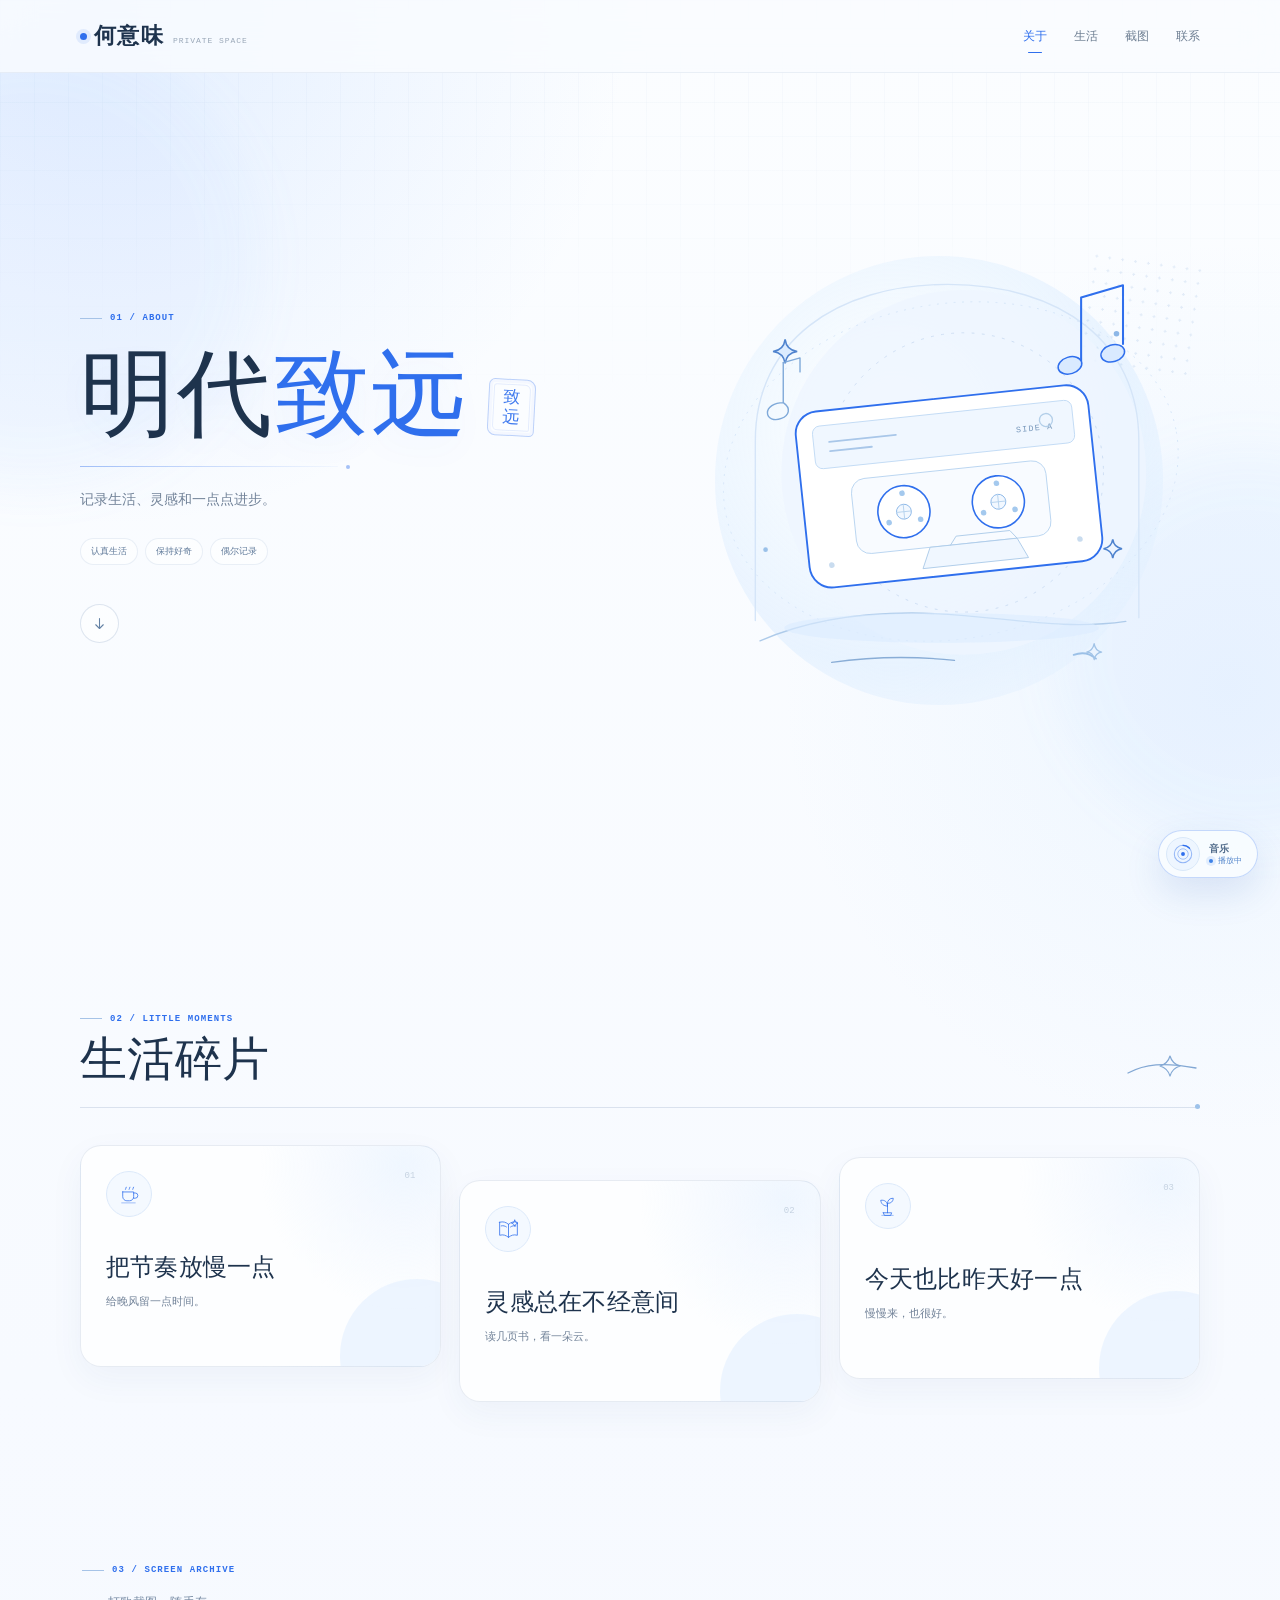
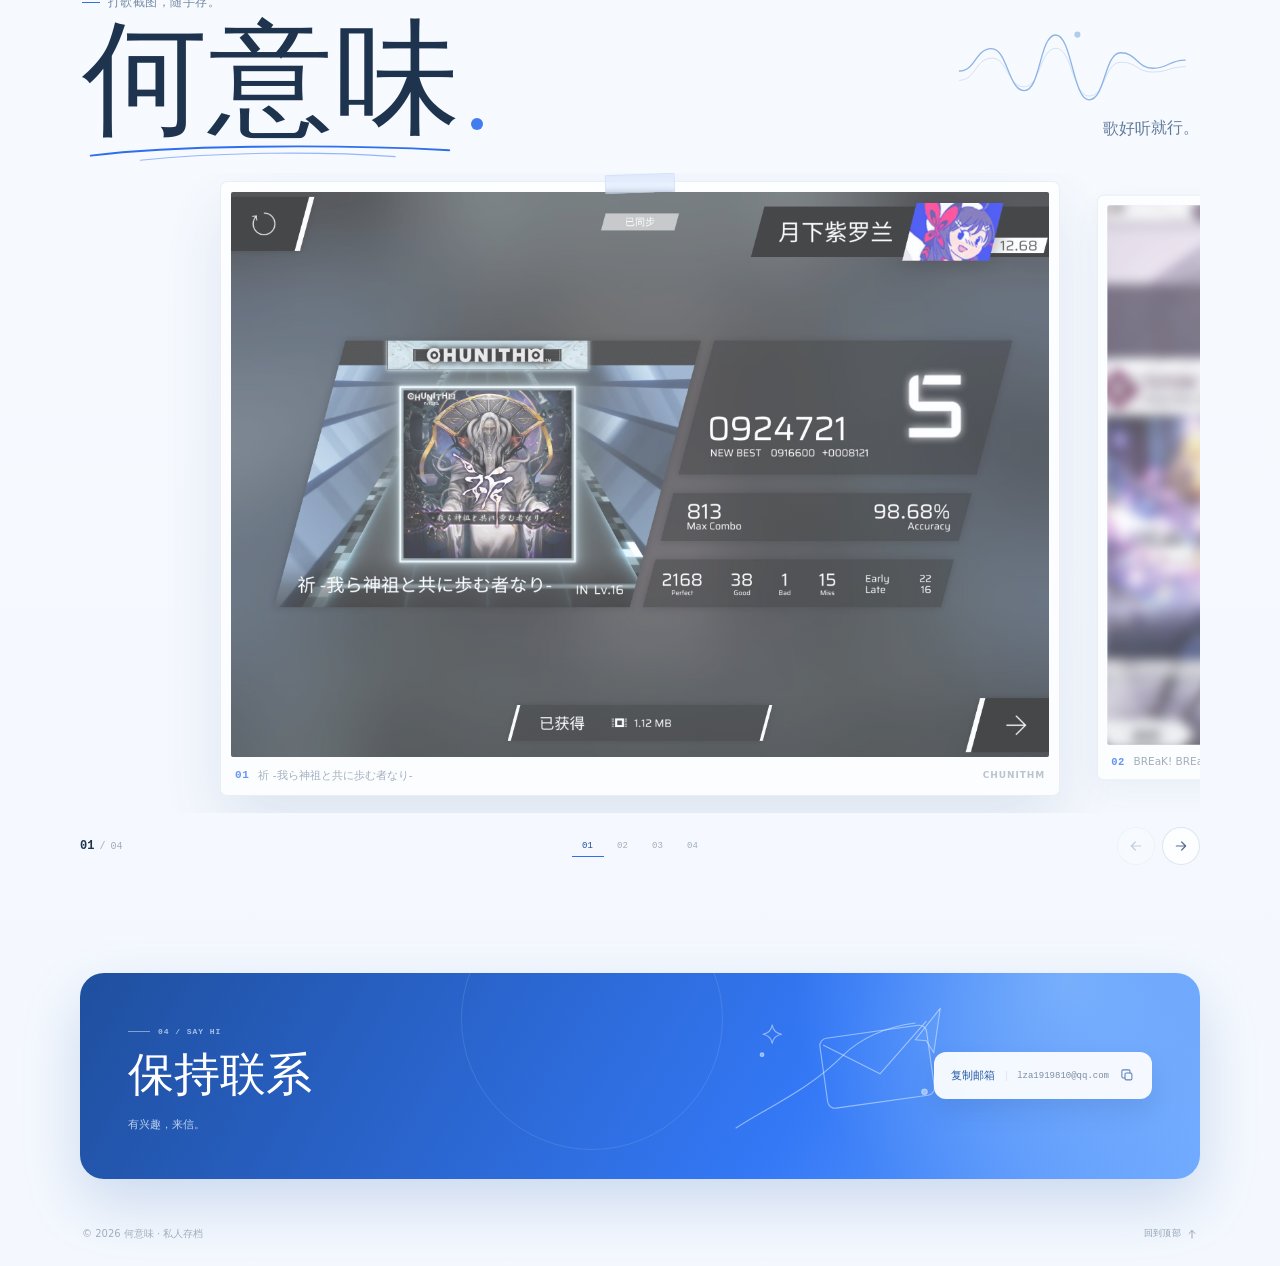
<file: secondary.html>
<!DOCTYPE html>
<html lang="zh-CN">
<head>
  <meta charset="UTF-8">
  <meta name="viewport" content="width=device-width, initial-scale=1.0">
  <meta name="description" content="明代致远的私人空间：收藏生活片段、灵感与游戏截图。">
  <title>明代致远 · 何意味</title>
  <style>
    :root {
      --blue: #2f6fed;
      --blue-deep: #1f4f9e;
      --blue-pale: #e8f1ff;
      --ink: #1e334d;
      --muted: #728399;
      --paper: #f7faff;
      --white: #ffffff;
      --line: rgba(52, 91, 140, 0.15);
      --mono: ui-monospace, "SFMono-Regular", Consolas, "Liberation Mono", monospace;
      --serif: "Songti SC", "STSong", "SimSun", Georgia, serif;
      --slide-w: clamp(408px, 74vw, 840px);
    }

    * {
      box-sizing: border-box;
      margin: 0;
      padding: 0;
    }

    html {
      scroll-behavior: smooth;
    }

    body {
      min-width: 320px;
      min-height: 100vh;
      overflow-x: hidden;
      color: var(--ink);
      font-family: Inter, "PingFang SC", "Microsoft YaHei", system-ui, -apple-system, sans-serif;
      background:
        radial-gradient(circle at 8% 0%, rgba(126, 177, 255, 0.19), transparent 33rem),
        radial-gradient(circle at 96% 24%, rgba(157, 208, 255, 0.13), transparent 28rem),
        linear-gradient(180deg, #fbfdff 0%, var(--paper) 48%, #f4f8fe 100%);
      -webkit-font-smoothing: antialiased;
    }

    body::before {
      content: "";
      position: fixed;
      inset: 0;
      z-index: 0;
      pointer-events: none;
      background-image:
        linear-gradient(rgba(72, 118, 175, 0.034) 1px, transparent 1px),
        linear-gradient(90deg, rgba(72, 118, 175, 0.034) 1px, transparent 1px);
      background-size: 34px 34px;
      mask-image: linear-gradient(to bottom, black, transparent 45%);
    }

    a {
      color: inherit;
      text-decoration: none;
    }

    button {
      font: inherit;
      -webkit-tap-highlight-color: transparent;
    }

    button:focus-visible,
    a:focus-visible,
    .gallery:focus-visible {
      outline: 3px solid rgba(47, 111, 237, 0.28);
      outline-offset: 5px;
      border-radius: 4px;
    }

    img {
      max-width: 100%;
    }

    [hidden] {
      display: none !important;
    }

    .ambient {
      position: fixed;
      inset: 0;
      z-index: 0;
      overflow: hidden;
      pointer-events: none;
    }

    .ambient-orb {
      position: absolute;
      border-radius: 50%;
      opacity: 0.55;
      background: rgba(137, 187, 255, 0.12);
      filter: blur(28px);
      animation: ambientDrift 16s ease-in-out infinite;
    }

    .ambient-orb-a {
      top: 4%;
      left: -12rem;
      width: 28rem;
      height: 28rem;
    }

    .ambient-orb-b {
      right: -10rem;
      bottom: 7%;
      width: 24rem;
      height: 24rem;
      animation-direction: reverse;
      animation-duration: 21s;
    }

    @keyframes ambientDrift {
      50% {
        transform: translate3d(34px, 28px, 0) scale(1.06);
      }
    }

    .page {
      position: relative;
      z-index: 1;
      width: min(1120px, calc(100% - 48px));
      margin: 0 auto;
    }

    .site-header {
      position: sticky;
      top: 0;
      z-index: 50;
      border-bottom: 1px solid rgba(72, 110, 158, 0.09);
      background: rgba(249, 252, 255, 0.82);
      backdrop-filter: blur(16px);
      -webkit-backdrop-filter: blur(16px);
    }

    .header-inner {
      width: min(1120px, calc(100% - 48px));
      height: 72px;
      display: flex;
      align-items: center;
      gap: 30px;
      margin: 0 auto;
    }

    .brand {
      display: inline-flex;
      align-items: baseline;
      gap: 9px;
      flex: 0 0 auto;
    }

    .brand::before {
      content: "";
      width: 7px;
      height: 7px;
      flex: 0 0 auto;
      align-self: center;
      margin-right: -2px;
      border-radius: 50%;
      background: var(--blue);
      box-shadow: 0 0 0 4px rgba(47, 111, 237, 0.1);
    }

    .brand-name {
      font-family: var(--serif);
      font-size: 22px;
      font-weight: 600;
      letter-spacing: 0.06em;
    }

    .brand-sub {
      color: #98a6b7;
      font-family: var(--mono);
      font-size: 8px;
      letter-spacing: 0.12em;
    }

    .nav {
      display: flex;
      align-items: center;
      gap: 27px;
      margin-left: auto;
      overflow-x: auto;
      scrollbar-width: none;
    }

    .nav::-webkit-scrollbar {
      display: none;
    }

    .nav a {
      position: relative;
      padding: 8px 0;
      color: #6d7e92;
      font-size: 12px;
      white-space: nowrap;
      transition: color 0.2s ease;
    }

    .nav a:hover,
    .nav a.is-active {
      color: var(--blue);
    }

    .nav a::after {
      content: "";
      position: absolute;
      left: 50%;
      bottom: 0;
      width: 0;
      height: 1px;
      border-radius: 2px;
      background: var(--blue);
      transform: translateX(-50%);
      transition: width 0.25s ease;
    }

    .nav a.is-active::after {
      width: 14px;
    }

    .scroll-progress {
      position: absolute;
      left: 0;
      bottom: -1px;
      width: 100%;
      height: 1px;
      overflow: hidden;
    }

    .scroll-progress span {
      display: block;
      width: 100%;
      height: 100%;
      background: rgba(47, 111, 237, 0.45);
      transform: scaleX(0);
      transform-origin: left;
      will-change: transform;
    }

    .section-label {
      display: inline-flex;
      align-items: center;
      gap: 8px;
      color: var(--blue);
      font-family: var(--mono);
      font-size: 9px;
      font-weight: 700;
      letter-spacing: 0.12em;
    }

    .section-label::before {
      content: "";
      width: 22px;
      height: 1px;
      background: #a6c3e7;
    }

    .about {
      position: relative;
      min-height: calc(100svh - 73px);
      display: grid;
      grid-template-columns: minmax(0, 1.04fr) minmax(370px, 0.96fr);
      align-items: center;
      gap: 34px;
      padding: 56px 0 68px;
      scroll-margin-top: 88px;
    }

    .hero-copy {
      position: relative;
      z-index: 2;
      padding-bottom: 14px;
    }

    .hero-title-row {
      display: flex;
      align-items: flex-end;
      gap: 20px;
      margin-top: 22px;
    }

    .hero-title {
      margin-top: 0;
      font-family: var(--serif);
      font-size: clamp(62px, 7.4vw, 104px);
      font-weight: 500;
      line-height: 1.04;
      letter-spacing: 0.02em;
      white-space: nowrap;
      text-shadow: 0 12px 34px rgba(47, 111, 237, 0.055);
    }

    .hero-title .name-blue {
      color: var(--blue);
    }

    .hero-seal {
      position: relative;
      width: 47px;
      height: 57px;
      display: flex;
      align-items: center;
      flex-direction: column;
      justify-content: center;
      flex: 0 0 auto;
      gap: 1px;
      margin-bottom: 8px;
      color: var(--blue);
      font-family: var(--serif);
      font-size: 17px;
      line-height: 1.1;
      border: 1px solid rgba(47, 111, 237, 0.34);
      border-radius: 6px 9px 5px 8px;
      background: rgba(255, 255, 255, 0.35);
      box-shadow: inset 0 0 0 3px rgba(47, 111, 237, 0.045);
      opacity: 0.92;
      transform: rotate(3deg);
    }

    .hero-seal::before {
      content: "";
      position: absolute;
      inset: 4px;
      border: 1px solid rgba(47, 111, 237, 0.12);
      border-radius: 3px 6px 2px 5px;
      pointer-events: none;
    }

    .title-rule {
      width: min(72%, 270px);
      display: flex;
      align-items: center;
      gap: 8px;
      margin-top: 21px;
      pointer-events: none;
    }

    .title-rule span {
      height: 1px;
      flex: 1;
      background: linear-gradient(90deg, rgba(47, 111, 237, 0.42), rgba(47, 111, 237, 0.035));
    }

    .title-rule i {
      width: 4px;
      height: 4px;
      border-radius: 50%;
      background: rgba(47, 111, 237, 0.42);
    }

    .hero-text {
      max-width: 420px;
      margin-top: 17px;
      color: var(--muted);
      font-size: 14px;
      line-height: 1.95;
    }

    .hero-tags {
      display: flex;
      flex-wrap: wrap;
      gap: 7px;
      margin-top: 25px;
    }

    .hero-tags span {
      padding: 6px 10px;
      color: #617b9b;
      font-size: 9px;
      border: 1px solid rgba(79, 120, 171, 0.11);
      border-radius: 999px;
      background: rgba(255, 255, 255, 0.55);
    }

    .scroll-cue {
      width: 39px;
      height: 39px;
      display: grid;
      place-items: center;
      margin-top: 39px;
      color: #6482a5;
      border: 1px solid rgba(65, 108, 160, 0.17);
      border-radius: 50%;
      background: rgba(255, 255, 255, 0.55);
      transition: color 0.2s ease, background 0.2s ease, transform 0.2s ease;
    }

    .scroll-cue:hover {
      color: white;
      background: var(--blue);
      transform: translateY(3px);
    }

    .scroll-cue svg {
      width: 15px;
      height: 15px;
      animation: cueDrop 2.4s ease-in-out infinite;
    }

    @keyframes cueDrop {
      50% {
        transform: translateY(3px);
      }
    }

    .hero-art {
      position: relative;
      display: grid;
      place-items: center;
      min-height: 470px;
      isolation: isolate;
    }

    .hero-art::before {
      content: "";
      position: absolute;
      z-index: -2;
      width: min(86%, 500px);
      aspect-ratio: 1;
      border-radius: 50%;
      background: radial-gradient(circle at 40% 38%, rgba(255, 255, 255, 0.92), rgba(226, 240, 255, 0.72) 62%, rgba(226, 240, 255, 0));
    }

    .hero-art::after {
      content: "";
      position: absolute;
      z-index: -1;
      top: 4%;
      right: 1%;
      width: 112px;
      height: 112px;
      background-image: radial-gradient(rgba(95, 146, 205, 0.35) 1.2px, transparent 1.2px);
      background-size: 13px 13px;
      opacity: 0.42;
      transform: rotate(8deg);
    }

    .art-mouse-layer {
      width: 100%;
      max-width: 560px;
      transform: translate3d(var(--art-x, 0), var(--art-y, 0), 0);
      transition: transform 0.45s cubic-bezier(0.2, 0.7, 0.2, 1);
      will-change: transform;
    }

    .art-svg {
      width: 100%;
      height: auto;
      overflow: visible;
    }

    .cassette-float {
      animation: floatY 7s ease-in-out infinite;
    }

    .reel {
      transform-box: fill-box;
      transform-origin: center;
      animation: reelSpin 16s linear infinite;
    }

    .reel-b {
      animation-direction: reverse;
      animation-duration: 19s;
    }

    .note-a {
      transform-box: fill-box;
      transform-origin: center;
      animation: noteFloat 5.5s ease-in-out infinite;
    }

    .note-b {
      transform-box: fill-box;
      transform-origin: center;
      animation: noteFloat 6.8s ease-in-out infinite reverse;
    }

    @keyframes floatY {
      50% {
        transform: translateY(-8px) rotate(0.5deg);
      }
    }

    @keyframes reelSpin {
      to {
        transform: rotate(360deg);
      }
    }

    @keyframes noteFloat {
      50% {
        transform: translateY(-7px) rotate(-2deg);
      }
    }

    .reveal .draw-line {
      stroke-dasharray: 1;
      stroke-dashoffset: 1;
    }

    .reveal.is-visible .draw-line {
      stroke-dashoffset: 0;
      transition: stroke-dashoffset 1.7s 0.2s cubic-bezier(0.2, 0.7, 0.2, 1);
    }

    .section {
      padding-top: 104px;
      scroll-margin-top: 88px;
    }

    .section-heading {
      position: relative;
      display: flex;
      align-items: flex-end;
      justify-content: space-between;
      gap: 32px;
      margin-bottom: 37px;
      padding-bottom: 21px;
      border-bottom: 1px solid var(--line);
    }

    .section-heading::after {
      content: "";
      position: absolute;
      right: 0;
      bottom: -2.5px;
      width: 5px;
      height: 5px;
      border-radius: 50%;
      background: #9dc2ea;
    }

    .section-heading h2 {
      margin-top: 8px;
      font-family: var(--serif);
      font-size: clamp(36px, 4vw, 47px);
      font-weight: 500;
      line-height: 1.15;
      letter-spacing: 0.01em;
    }

    .heading-mark {
      width: 74px;
      height: 31px;
      margin-bottom: 5px;
      color: #83a8d4;
      overflow: visible;
    }

    .life-grid {
      display: grid;
      grid-template-columns: repeat(3, minmax(0, 1fr));
      align-items: start;
      gap: 18px;
      padding-bottom: 42px;
    }

    .life-reveal:nth-child(2) {
      margin-top: 35px;
    }

    .life-reveal:nth-child(3) {
      margin-top: 12px;
    }

    .life-card {
      position: relative;
      min-height: 222px;
      padding: 25px;
      overflow: hidden;
      border: 1px solid rgba(64, 102, 149, 0.12);
      border-radius: 21px;
      background:
        radial-gradient(circle at 90% 9%, rgba(220, 236, 255, 0.42), transparent 9rem),
        rgba(255, 255, 255, 0.72);
      box-shadow: 0 12px 34px rgba(49, 84, 130, 0.05);
      transition: transform 0.3s ease, border-color 0.3s ease, box-shadow 0.3s ease;
    }

    .life-card::after {
      content: "";
      position: absolute;
      right: -54px;
      bottom: -67px;
      width: 154px;
      height: 154px;
      border-radius: 50%;
      background: rgba(233, 243, 255, 0.8);
      pointer-events: none;
    }

    .life-card:hover {
      transform: translateY(-7px);
      border-color: rgba(47, 111, 237, 0.23);
      box-shadow: 0 21px 44px rgba(49, 84, 130, 0.1);
    }

    .life-top {
      position: relative;
      z-index: 1;
      display: flex;
      align-items: flex-start;
      justify-content: space-between;
      gap: 16px;
    }

    .life-icon {
      width: 46px;
      height: 46px;
      display: grid;
      place-items: center;
      color: var(--blue);
      border: 1px solid #dce9fa;
      border-radius: 50%;
      background: #f4f9ff;
      transition: transform 0.3s ease;
    }

    .life-card:hover .life-icon {
      transform: rotate(-5deg) scale(1.05);
    }

    .life-icon svg {
      width: 25px;
      height: 25px;
    }

    .life-number {
      color: #c5d2e1;
      font-family: var(--mono);
      font-size: 9px;
      transition: color 0.3s ease;
    }

    .life-card:hover .life-number {
      color: var(--blue);
    }

    .life-card h3 {
      position: relative;
      z-index: 1;
      margin-top: 34px;
      font-family: var(--serif);
      font-size: 24px;
      font-weight: 550;
      letter-spacing: 0.01em;
    }

    .life-card p {
      position: relative;
      z-index: 1;
      margin-top: 9px;
      color: var(--muted);
      font-size: 11px;
      line-height: 1.8;
    }

    .gallery-feature {
      padding-top: 112px;
      scroll-margin-top: 88px;
    }

    .gallery-intro {
      position: relative;
      display: flex;
      align-items: flex-end;
      justify-content: space-between;
      gap: 44px;
      padding: 0 2px 10px;
    }

    .gallery-kicker {
      display: flex;
      align-items: center;
      gap: 8px;
      margin-top: 19px;
      color: #7589a2;
      font-size: 12px;
      letter-spacing: 0.04em;
    }

    .gallery-kicker::before {
      content: "";
      width: 18px;
      height: 1px;
      background: var(--blue);
    }

    h1 {
      position: relative;
      width: fit-content;
      margin-top: 9px;
      color: var(--ink);
      font-family: var(--serif);
      font-size: clamp(76px, 9.8vw, 126px);
      font-weight: 500;
      line-height: 0.94;
      letter-spacing: 0.01em;
    }

    h1::after {
      content: "";
      position: absolute;
      right: -22px;
      bottom: 8px;
      width: 12px;
      height: 12px;
      border-radius: 50%;
      background: var(--blue);
      opacity: 0.9;
      animation: dotBreath 4s ease-in-out infinite;
    }

    @keyframes dotBreath {
      50% {
        transform: scale(0.72);
        opacity: 0.5;
      }
    }

    .title-underline {
      display: block;
      width: min(100%, 380px);
      height: 22px;
      margin-top: 3px;
      overflow: visible;
      color: var(--blue);
    }

    .title-underline path {
      stroke-dasharray: 1;
      stroke-dashoffset: 1;
    }

    .gallery-intro.is-visible .title-underline path {
      stroke-dashoffset: 0;
      transition: stroke-dashoffset 1.4s 0.25s ease;
    }

    .gallery-aside {
      position: relative;
      flex: 0 0 255px;
      margin-bottom: 20px;
      padding-left: 13px;
      transform: rotate(-1.1deg);
    }

    .wave-doodle {
      display: block;
      width: 100%;
      height: 78px;
      margin-bottom: 11px;
      color: #8db4e5;
      overflow: visible;
    }

    .side-note {
      color: #617b9a;
      font-family: "KaiTi", "STKaiti", "Microsoft YaHei", serif;
      font-size: 16px;
      line-height: 1.65;
      text-align: right;
    }

    .gallery {
      position: relative;
      overflow: hidden;
      padding-bottom: 2px;
      touch-action: pan-x;
    }

    .gallery-track {
      display: flex;
      gap: 18px;
      overflow-x: auto;
      overflow-y: hidden;
      padding: 8px calc((100% - var(--slide-w)) / 2) 17px;
      scroll-padding-inline: calc((100% - var(--slide-w)) / 2);
      scroll-snap-type: x mandatory;
      scrollbar-width: none;
      cursor: grab;
      overscroll-behavior-x: contain;
    }

    .gallery-track::-webkit-scrollbar {
      display: none;
    }

    .gallery-track.dragging {
      cursor: grabbing;
      scroll-snap-type: none;
      user-select: none;
    }

    .photo {
      position: relative;
      flex: 0 0 var(--slide-w);
      scroll-snap-align: center;
      scroll-snap-stop: always;
      opacity: 0.72;
      transition: opacity 0.45s ease;
    }

    .photo:not(.is-active) {
      cursor: pointer;
    }

    .shot {
      position: relative;
      padding: 10px 10px 0;
      border: 1px solid rgba(56, 92, 135, 0.13);
      border-radius: 7px;
      background: rgba(255, 255, 255, 0.94);
      box-shadow: 0 12px 34px rgba(47, 83, 130, 0.08);
      transform: scale(0.955);
      transform-origin: center;
      transition: transform 0.45s ease, box-shadow 0.45s ease;
    }

    .photo.is-active .shot {
      box-shadow: 0 28px 65px rgba(41, 78, 128, 0.16);
      transform: scale(1);
    }

    .photo.is-active .shot::before {
      content: "";
      position: absolute;
      z-index: 2;
      top: -8px;
      left: 50%;
      width: 68px;
      height: 17px;
      border: 1px solid rgba(109, 161, 233, 0.18);
      background: rgba(181, 211, 255, 0.38);
      transform: translateX(-50%) rotate(-2deg);
      backdrop-filter: blur(3px);
    }

    .image-wrap {
      overflow: hidden;
      aspect-ratio: 1080 / 746;
      background: #dfe9f6;
      border-radius: 2px;
    }

    .image-wrap img {
      display: block;
      width: 100%;
      height: 100%;
      object-fit: cover;
      filter: blur(5px) saturate(0.72);
      transform: scale(1.06);
      transition: filter 0.45s ease, transform 0.45s ease;
      pointer-events: none;
      -webkit-user-drag: none;
    }

    .photo.is-active .image-wrap img {
      filter: blur(0) saturate(1);
      transform: scale(1);
    }

    figcaption {
      display: flex;
      align-items: center;
      gap: 9px;
      min-width: 0;
      padding: 11px 4px 12px;
      color: #8292a5;
      font-size: 11px;
      white-space: nowrap;
    }

    .photo-number {
      flex: 0 0 auto;
      color: var(--blue);
      font-family: var(--mono);
      font-size: 11px;
      font-weight: 700;
      letter-spacing: 0.05em;
    }

    .song-name {
      min-width: 0;
      overflow: hidden;
      text-overflow: ellipsis;
    }

    .game-name {
      flex: 0 0 auto;
      margin-left: auto;
      color: #a3afbd;
      font-size: 9px;
      font-weight: 650;
      letter-spacing: 0.1em;
    }

    .gallery-controls {
      display: grid;
      grid-template-columns: 1fr auto 1fr;
      align-items: center;
      gap: 20px;
      padding: 12px 0 4px;
    }

    .position {
      display: flex;
      align-items: baseline;
      gap: 5px;
      color: #a0adbc;
      font-family: var(--mono);
      font-size: 10px;
    }

    .position strong {
      color: var(--ink);
      font-size: 12px;
      font-weight: 650;
    }

    .indexes {
      display: flex;
      align-items: center;
      justify-content: center;
      gap: 3px;
    }

    .index-button {
      min-width: 32px;
      padding: 7px 4px 5px;
      color: #a1adbb;
      font-family: var(--mono);
      font-size: 9px;
      border: 0;
      border-bottom: 1px solid transparent;
      background: transparent;
      cursor: pointer;
      transition: color 0.2s ease, border-color 0.2s ease;
    }

    .index-button:hover {
      color: var(--blue);
    }

    .index-button[aria-current="true"] {
      color: var(--blue-deep);
      border-bottom-color: var(--blue);
    }

    .arrows {
      display: flex;
      justify-content: flex-end;
      gap: 7px;
    }

    .arrow-button {
      width: 38px;
      height: 38px;
      display: grid;
      place-items: center;
      color: #526e8f;
      border: 1px solid var(--line);
      border-radius: 50%;
      background: rgba(255, 255, 255, 0.74);
      cursor: pointer;
      transition: color 0.2s ease, background 0.2s ease, transform 0.2s ease;
    }

    .arrow-button:hover:not(:disabled) {
      color: white;
      background: var(--blue);
      transform: translateY(-2px);
    }

    .arrow-button:disabled {
      opacity: 0.3;
      cursor: default;
    }

    .arrow-button svg {
      width: 16px;
      height: 16px;
    }

    .contact {
      padding: 104px 0 31px;
      scroll-margin-top: 88px;
    }

    .contact-panel {
      position: relative;
      display: flex;
      align-items: center;
      justify-content: space-between;
      gap: 42px;
      padding: 44px 48px;
      overflow: hidden;
      color: white;
      border-radius: 24px;
      background:
        radial-gradient(circle at 88% 4%, rgba(157, 206, 255, 0.52), transparent 17rem),
        linear-gradient(120deg, #1f4f9e, #3478f6 64%, #6ea8ff);
      box-shadow: 0 24px 60px rgba(42, 94, 177, 0.2);
    }

    .contact-panel::before {
      content: "";
      position: absolute;
      left: 34%;
      top: -85px;
      width: 260px;
      height: 260px;
      border: 1px solid rgba(255, 255, 255, 0.11);
      border-radius: 50%;
      pointer-events: none;
    }

    .contact-content {
      position: relative;
      z-index: 2;
    }

    .contact-label {
      color: rgba(223, 238, 255, 0.7);
      font-family: var(--mono);
      font-size: 8px;
      letter-spacing: 0.12em;
    }

    .contact-label::before {
      background: rgba(222, 238, 255, 0.5);
    }

    .contact h2 {
      margin-top: 8px;
      font-family: var(--serif);
      font-size: clamp(34px, 4vw, 46px);
      font-weight: 500;
    }

    .contact-copy {
      margin-top: 9px;
      color: rgba(231, 242, 255, 0.78);
      font-size: 11px;
      line-height: 1.8;
    }

    .contact-art {
      position: absolute;
      z-index: 1;
      right: 230px;
      top: 50%;
      width: 260px;
      color: rgba(231, 243, 255, 0.52);
      pointer-events: none;
      transform: translateY(-50%);
      overflow: visible;
    }

    .contact-art .plane {
      animation: planeFloat 6s ease-in-out infinite;
      transform-box: fill-box;
      transform-origin: center;
    }

    @keyframes planeFloat {
      50% {
        transform: translate(4px, -7px) rotate(2deg);
      }
    }

    .email-button {
      position: relative;
      z-index: 2;
      display: inline-flex;
      align-items: center;
      gap: 11px;
      min-height: 47px;
      padding: 0 17px;
      color: #265aa9;
      font-size: 11px;
      white-space: nowrap;
      border: 0;
      border-radius: 12px;
      background: rgba(255, 255, 255, 0.93);
      box-shadow: 0 12px 25px rgba(25, 63, 120, 0.13);
      cursor: pointer;
      transition: transform 0.2s ease, background 0.2s ease;
    }

    .email-button:hover {
      background: white;
      transform: translateY(-2px);
    }

    .email-address {
      padding-left: 10px;
      color: #7b8ca0;
      font-family: var(--mono);
      font-size: 9px;
      border-left: 1px solid #dfe8f3;
    }

    .email-button svg {
      width: 15px;
      height: 15px;
      color: #5c84b9;
    }

    .site-footer {
      display: flex;
      align-items: center;
      justify-content: space-between;
      gap: 20px;
      padding: 17px 2px 25px;
      color: #a0adbd;
      font-size: 10px;
    }

    .back-to-top {
      display: inline-flex;
      align-items: center;
      gap: 5px;
      color: #8fa0b3;
      font-family: var(--mono);
      font-size: 9px;
      letter-spacing: 0.04em;
      transition: color 0.2s ease;
    }

    .back-to-top svg {
      width: 12px;
      height: 12px;
      transition: transform 0.2s ease;
    }

    .back-to-top:hover {
      color: var(--blue);
    }

    .back-to-top:hover svg {
      transform: translateY(-2px);
    }

    .music-toggle {
      position: fixed;
      z-index: 70;
      right: max(22px, env(safe-area-inset-right));
      bottom: max(22px, env(safe-area-inset-bottom));
      display: flex;
      align-items: center;
      gap: 9px;
      min-height: 48px;
      padding: 6px 13px 6px 7px;
      color: #58718e;
      border: 1px solid rgba(67, 108, 159, 0.16);
      border-radius: 999px;
      background: rgba(250, 253, 255, 0.86);
      box-shadow: 0 13px 32px rgba(41, 78, 128, 0.11);
      backdrop-filter: blur(14px);
      -webkit-backdrop-filter: blur(14px);
      cursor: pointer;
      transition: transform 0.25s ease, border-color 0.25s ease, background 0.25s ease, box-shadow 0.25s ease;
    }

    .music-toggle:hover {
      background: rgba(255, 255, 255, 0.96);
      border-color: rgba(47, 111, 237, 0.27);
      transform: translateY(-2px);
      box-shadow: 0 16px 35px rgba(41, 78, 128, 0.14);
    }

    .music-toggle[aria-pressed="true"] {
      border-color: rgba(47, 111, 237, 0.26);
      background: rgba(248, 252, 255, 0.94);
      box-shadow: 0 15px 36px rgba(48, 100, 185, 0.14);
    }

    .music-disc {
      width: 34px;
      height: 34px;
      display: grid;
      place-items: center;
      flex: 0 0 auto;
      color: var(--blue);
      border: 1px solid #d9e8f9;
      border-radius: 50%;
      background: #eef6ff;
    }

    .music-disc svg {
      width: 22px;
      height: 22px;
      transform-origin: center;
    }

    .music-toggle[aria-pressed="true"] .music-disc svg {
      animation: musicSpin 7s linear infinite;
    }

    @keyframes musicSpin {
      to {
        transform: rotate(360deg);
      }
    }

    .music-copy {
      display: flex;
      align-items: flex-start;
      flex-direction: column;
      gap: 2px;
      line-height: 1.15;
    }

    .music-title {
      color: #526d8c;
      font-size: 10px;
      font-weight: 650;
      letter-spacing: 0.03em;
    }

    .music-status {
      display: flex;
      align-items: center;
      gap: 5px;
      min-width: 35px;
      color: #9aa8b8;
      font-family: var(--mono);
      font-size: 8px;
      white-space: nowrap;
    }

    .music-status::before {
      content: "";
      width: 4px;
      height: 4px;
      flex: 0 0 auto;
      border-radius: 50%;
      background: #bdcad7;
      transition: background 0.2s ease, box-shadow 0.2s ease;
    }

    .music-toggle[aria-pressed="true"] .music-status {
      color: #5789cd;
    }

    .music-toggle[aria-pressed="true"] .music-status::before {
      background: #3d82e8;
      box-shadow: 0 0 0 3px rgba(61, 130, 232, 0.12);
      animation: musicPulse 2s ease-in-out infinite;
    }

    @keyframes musicPulse {
      50% {
        transform: scale(0.65);
        opacity: 0.6;
      }
    }

    @media (max-width: 760px) {
      .music-toggle {
        right: max(14px, env(safe-area-inset-right));
        bottom: max(14px, env(safe-area-inset-bottom));
        width: 46px;
        height: 46px;
        min-height: 0;
        justify-content: center;
        padding: 0;
      }

      .music-copy {
        display: none;
      }

      .music-disc {
        width: 32px;
        height: 32px;
        border: 0;
        background: transparent;
      }
    }

    .toast {
      position: fixed;
      z-index: 80;
      left: 50%;
      bottom: 26px;
      padding: 10px 15px;
      color: white;
      font-size: 11px;
      border-radius: 9px;
      background: rgba(29, 58, 93, 0.94);
      box-shadow: 0 10px 30px rgba(26, 56, 93, 0.18);
      opacity: 0;
      pointer-events: none;
      transform: translate(-50%, 10px);
      transition: opacity 0.2s ease, transform 0.2s ease;
    }

    .toast.is-visible {
      opacity: 1;
      transform: translate(-50%, 0);
    }

    .reveal {
      opacity: 0;
      transform: translateY(23px);
      transition:
        opacity 0.7s var(--reveal-delay, 0s) cubic-bezier(0.2, 0.7, 0.2, 1),
        transform 0.7s var(--reveal-delay, 0s) cubic-bezier(0.2, 0.7, 0.2, 1);
    }

    .reveal.is-visible {
      opacity: 1;
      transform: translateY(0);
    }

    @media (max-width: 940px) {
      .about {
        grid-template-columns: minmax(0, 1fr) minmax(320px, 0.9fr);
        gap: 20px;
        min-height: auto;
        padding: 70px 0 76px;
      }

      .hero-title {
        font-size: clamp(56px, 7.2vw, 74px);
      }

      .hero-art {
        min-height: 390px;
      }

      .gallery-aside {
        flex-basis: 220px;
      }
    }

    @media (max-width: 820px) {
      .about {
        grid-template-columns: 1fr;
        gap: 18px;
        padding: 53px 0 50px;
      }

      .hero-copy {
        max-width: 640px;
      }

      .hero-title {
        font-size: clamp(52px, 10.8vw, 76px);
      }

      .hero-art {
        width: min(100%, 520px);
        min-height: 0;
        margin: 0 auto;
      }

      .scroll-cue {
        margin-top: 28px;
      }
    }

    @media (max-width: 760px) {
      :root {
        --slide-w: calc(100vw - 96px);
      }

      .page,
      .header-inner {
        width: calc(100% - 32px);
      }

      .site-header {
        position: relative;
      }

      .header-inner {
        height: auto;
        display: block;
        padding: 14px 0 0;
      }

      .brand-name {
        font-size: 19px;
      }

      .nav {
        gap: 21px;
        margin-top: 8px;
      }

      .nav a {
        padding: 9px 0;
        font-size: 11px;
      }

      .about {
        padding-top: 43px;
      }

      .hero-title-row {
        align-items: center;
        gap: 12px;
        margin-top: 18px;
      }

      .hero-title {
        margin-top: 0;
        font-size: clamp(52px, 15vw, 72px);
        line-height: 1.02;
      }

      .hero-seal {
        width: 38px;
        height: 47px;
        gap: 0;
        margin-bottom: 0;
        font-size: 14px;
      }

      .title-rule {
        width: 180px;
        margin-top: 15px;
      }

      .hero-text {
        margin-top: 17px;
        font-size: 13px;
      }

      .hero-tags {
        margin-top: 20px;
      }

      .selected-hero {
        display: none;
      }

      .section {
        padding-top: 74px;
      }

      .section-heading {
        align-items: flex-start;
        gap: 14px;
        margin-bottom: 25px;
        padding-bottom: 17px;
      }

      .section-heading h2 {
        font-size: 35px;
      }

      .heading-mark {
        width: 56px;
        margin-top: 17px;
        margin-bottom: 0;
      }

      .life-grid {
        grid-template-columns: 1fr;
        gap: 13px;
        padding-bottom: 17px;
      }

      .life-reveal:nth-child(2),
      .life-reveal:nth-child(3) {
        margin-top: 0;
      }

      .life-card {
        min-height: 0;
        padding: 22px;
        border-radius: 18px;
      }

      .life-card h3 {
        margin-top: 25px;
        font-size: 23px;
      }

      .gallery-feature {
        padding-top: 78px;
      }

      .gallery-intro {
        align-items: flex-start;
        flex-direction: column;
        gap: 25px;
        padding: 0;
      }

      .gallery-kicker {
        margin-top: 16px;
        font-size: 11px;
      }

      h1 {
        font-size: clamp(70px, 21vw, 96px);
      }

      .gallery-aside {
        width: 215px;
        flex-basis: auto;
        margin: 0 3px 5px auto;
        padding-left: 0;
        transform: rotate(-0.8deg);
      }

      .wave-doodle {
        height: 62px;
        margin-bottom: 4px;
      }

      .side-note {
        font-size: 14px;
      }

      .gallery-track {
        gap: 12px;
        padding-top: 10px;
        padding-bottom: 13px;
      }

      .shot {
        padding: 7px 7px 0;
      }

      .photo.is-active .shot::before {
        top: -6px;
        width: 54px;
        height: 13px;
      }

      figcaption {
        gap: 7px;
        padding: 8px 2px 9px;
        font-size: 9px;
      }

      .photo-number {
        font-size: 9px;
      }

      .game-name {
        display: none;
      }

      .gallery-controls {
        gap: 10px;
        padding: 8px 0 0;
      }

      .position {
        font-size: 9px;
      }

      .position strong {
        font-size: 11px;
      }

      .indexes {
        gap: 0;
      }

      .index-button {
        min-width: 26px;
        padding: 6px 3px 4px;
      }

      .arrow-button {
        width: 34px;
        height: 34px;
      }

      .contact {
        padding-top: 76px;
      }

      .contact-panel {
        align-items: flex-start;
        flex-direction: column;
        gap: 24px;
        padding: 31px 25px;
        border-radius: 20px;
      }

      .contact-art {
        right: 3px;
        top: 17px;
        width: 148px;
        opacity: 0.65;
        transform: none;
      }

      .email-button {
        width: 100%;
        justify-content: center;
        flex-wrap: wrap;
      }

      .site-footer {
        align-items: flex-start;
        flex-direction: column;
        gap: 6px;
        padding-bottom: 20px;
      }

      .reveal {
        transform: translateY(16px);
      }
    }

    @media (max-width: 380px) {
      :root {
        --slide-w: calc(100vw - 74px);
      }

      .brand-sub {
        display: none;
      }

      .index-button {
        min-width: 23px;
      }

      .arrow-button {
        width: 31px;
        height: 31px;
      }

      .email-button {
        align-items: flex-start;
        flex-direction: column;
        gap: 6px;
        padding-top: 11px;
        padding-bottom: 11px;
      }

      .email-address {
        padding-top: 4px;
        padding-left: 0;
        border-top: 1px solid #dfe8f3;
        border-left: 0;
      }
    }

    @media (prefers-reduced-motion: reduce) {
      html {
        scroll-behavior: auto;
      }

      *,
      *::before,
      *::after {
        animation-duration: 0.01ms !important;
        animation-iteration-count: 1 !important;
        transition-duration: 0.01ms !important;
      }

      .reveal {
        opacity: 1;
        transform: none;
      }

      .reveal .draw-line {
        stroke-dashoffset: 0;
      }
    }
  </style>
</head>
<body>
  <div class="ambient" aria-hidden="true">
    <span class="ambient-orb ambient-orb-a"></span>
    <span class="ambient-orb ambient-orb-b"></span>
  </div>

  <header class="site-header">
    <div class="header-inner">
      <a class="brand" href="#top" aria-label="回到页面顶部">
        <span class="brand-name">何意味</span>
        <span class="brand-sub">PRIVATE SPACE</span>
      </a>
      <nav class="nav" aria-label="页面导航">
        <a class="is-active" href="#about">关于</a>
        <a href="#life">生活</a>
        <a href="#gallery">截图</a>
        <a href="#contact">联系</a>
      </nav>
    </div>
    <div class="scroll-progress" aria-hidden="true">
      <span id="scroll-progress-bar"></span>
    </div>
  </header>

  <main class="page" id="top">
    <section class="about" id="about" aria-labelledby="about-title">
      <div class="hero-copy" data-reveal>
        <p class="section-label">01 / ABOUT</p>
        <div class="hero-title-row">
          <h2 class="hero-title" id="about-title">明代<span class="name-blue">致远</span></h2>
          <span class="hero-seal" aria-hidden="true">
            <span>致</span>
            <span>远</span>
          </span>
        </div>
        <div class="title-rule" aria-hidden="true">
          <span></span>
          <i></i>
        </div>
        <p class="hero-text">记录生活、灵感和一点点进步。</p>
        <div class="hero-tags" aria-label="关键词">
          <span>认真生活</span>
          <span>保持好奇</span>
          <span>偶尔记录</span>
        </div>
        <a class="scroll-cue" href="#life" aria-label="继续浏览生活碎片">
          <svg viewBox="0 0 24 24" fill="none" stroke="currentColor" stroke-width="1.7" stroke-linecap="round" stroke-linejoin="round" aria-hidden="true">
            <path d="M12 4v16M6 14l6 6 6-6"/>
          </svg>
        </a>
      </div>

      <div class="hero-art" data-reveal style="--reveal-delay: 100ms" aria-hidden="true">
        <div class="art-mouse-layer">
          <svg class="art-svg" viewBox="0 0 560 520" fill="none">
            <circle cx="306" cy="254" r="196" fill="#eef6ff" opacity=".82"/>
            <circle cx="306" cy="254" r="150" stroke="#cbdcf3" stroke-width="1" stroke-dasharray="3 8"/>
            <ellipse cx="292" cy="253" rx="246" ry="180" stroke="#d5e5f8" stroke-width="1" stroke-dasharray="2 7" transform="rotate(-10 292 253)"/>

            <path class="draw-line" pathLength="1" d="M87 435c50-22 103-30 163-30 89 1 154 20 230 9" stroke="#aecbea" stroke-width="1.4" stroke-linecap="round"/>
            <path class="draw-line" pathLength="1" d="M82 413V220c0-106 86-168 207-168s205 62 205 168v190" stroke="#d5e5f8" stroke-width="1.5" stroke-linecap="round"/>

            <g class="sparkles" stroke="#4f83ce" stroke-width="1.7" stroke-linecap="round">
              <path d="M114 111c1 8 5 12 13 13-8 1-12 5-13 13-1-8-5-12-13-13 8-1 12-5 13-13Z" fill="#dcecff"/>
              <path d="M466 326c.8 6 4 9 10 10-6 .8-9 4-10 10-.8-6-4-9-10-10 6-.8 9-4 10-10Z"/>
              <circle cx="470" cy="105" r="3" fill="#8db7e7" stroke="none"/>
              <circle cx="93" cy="337" r="2.5" fill="#9ac1e9" stroke="none"/>
            </g>

            <g class="cassette-float">
              <ellipse cx="282" cy="421" rx="169" ry="16" fill="#dcecff" opacity=".62"/>
              <g transform="translate(123 191) rotate(-6)">
                <rect width="316" height="190" rx="24" fill="#ffffff" stroke="#2f6fed" stroke-width="2"/>
                <rect x="18" y="16" width="280" height="46" rx="8" fill="#f0f7ff" stroke="#c3dcf5"/>
                <path d="M35 34h72M35 44h45" stroke="#a9c7e9" stroke-width="2" stroke-linecap="round"/>
                <text x="236" y="45" fill="#7596ba" font-family="ui-monospace, Consolas, monospace" font-size="9" letter-spacing="1.3">SIDE A</text>
                <circle cx="269" cy="35" r="7" stroke="#b3cfe9" stroke-width="1.4"/>
                <rect x="53" y="77" width="210" height="81" rx="15" fill="#f8fbff" stroke="#bad5f1"/>

                <g class="reel reel-a">
                  <circle cx="107" cy="117" r="28" fill="#ffffff" stroke="#2f6fed" stroke-width="1.7"/>
                  <circle cx="107" cy="117" r="8" fill="#f2f8ff" stroke="#8cb8e8"/>
                  <circle cx="107" cy="97" r="3" fill="#a4c9ee" stroke="none"/>
                  <circle cx="124" cy="127" r="3" fill="#a4c9ee" stroke="none"/>
                  <circle cx="90" cy="127" r="3" fill="#a4c9ee" stroke="none"/>
                  <path d="M107 109v16M99 117h16" stroke="#b7d3ee" stroke-width="1" stroke-linecap="round"/>
                </g>

                <g class="reel reel-b">
                  <circle cx="209" cy="117" r="28" fill="#ffffff" stroke="#2f6fed" stroke-width="1.7"/>
                  <circle cx="209" cy="117" r="8" fill="#f2f8ff" stroke="#8cb8e8"/>
                  <circle cx="209" cy="97" r="3" fill="#a4c9ee" stroke="none"/>
                  <circle cx="226" cy="127" r="3" fill="#a4c9ee" stroke="none"/>
                  <circle cx="192" cy="127" r="3" fill="#a4c9ee" stroke="none"/>
                  <path d="M209 109v16M201 117h16" stroke="#b7d3ee" stroke-width="1" stroke-linecap="round"/>
                </g>

                <path d="M131 158h94l10 22H121l10-22Z" fill="#f0f7ff" stroke="#afcdea" stroke-linejoin="round"/>
                <path d="M153 158l7-9h58l7 9" stroke="#afcdea" stroke-linecap="round" stroke-linejoin="round"/>
                <circle cx="24" cy="166" r="3" fill="#c9dcef" stroke="none"/>
                <circle cx="292" cy="166" r="3" fill="#c9dcef" stroke="none"/>
              </g>
            </g>

            <g class="note-a">
              <path d="M432 137V66l45-13v63" stroke="#2f6fed" stroke-width="2.2" stroke-linecap="round" stroke-linejoin="round"/>
              <ellipse cx="420" cy="139" rx="13" ry="9" fill="#d9eaff" stroke="#2f6fed" stroke-width="1.6" transform="rotate(-17 420 139)"/>
              <ellipse cx="466" cy="126" rx="13" ry="9" fill="#d9eaff" stroke="#2f6fed" stroke-width="1.6" transform="rotate(-17 466 126)"/>
            </g>

            <g class="note-b" stroke="#7fa9d9" stroke-width="1.5" stroke-linecap="round" stroke-linejoin="round">
              <path d="M112 179v-43m0 43c-10 0-17 5-17 11s7 9 15 6 11-11 2-17Z"/>
              <path d="M112 136l18-5v15"/>
            </g>

            <path class="draw-line" pathLength="1" d="M164 458c43-6 87-7 132-2" stroke="#89add6" stroke-width="1.4" stroke-linecap="round"/>
            <path d="M424 450c8-3 17-2 24 4" stroke="#9bc0e7" stroke-width="2" stroke-linecap="round"/>
            <path d="M446 438c.7 5 3 8 8 9-5 .7-7 3-8 8-.7-5-3-8-8-8 5-1 7-4 8-9Z" stroke="#a1c3e7" stroke-width="1.4" stroke-linejoin="round"/>
          </svg>
        </div>
      </div>
    </section>

    <section class="section" id="life" aria-labelledby="life-title">
      <div class="section-heading" data-reveal>
        <div>
          <p class="section-label">02 / LITTLE MOMENTS</p>
          <h2 id="life-title">生活碎片</h2>
        </div>
        <svg class="heading-mark" viewBox="0 0 74 31" fill="none" aria-hidden="true">
          <path d="M2 23c17-9 35-11 68-5" stroke="currentColor" stroke-width="1.3" stroke-linecap="round"/>
          <path d="M44 6c1.6 5.5 4.5 8.4 10 10-5.5 1.6-8.4 4.5-10 10-1.6-5.5-4.5-8.4-10-10 5.5-1.6 8.4-4.5 10-10Z" stroke="currentColor" stroke-width="1.2" stroke-linejoin="round"/>
        </svg>
      </div>

      <div class="life-grid">
        <div class="life-reveal" data-reveal>
          <article class="life-card">
            <div class="life-top">
              <span class="life-icon" aria-hidden="true">
                <svg viewBox="0 0 48 48" fill="none" stroke="currentColor" stroke-width="1.5" stroke-linecap="round" stroke-linejoin="round">
                  <path d="M11 21h21v9a8 8 0 0 1-8 8h-5a8 8 0 0 1-8-8v-9Z"/>
                  <path d="M32 23h3a5 5 0 0 1 0 10h-3"/>
                  <path d="M16 16c0-2 2-2 2-4M23 16c0-2 2-2 2-4M30 16c0-2 2-2 2-4"/>
                  <path d="M9 42h26" opacity=".55"/>
                </svg>
              </span>
              <span class="life-number">01</span>
            </div>
            <h3>把节奏放慢一点</h3>
            <p>给晚风留一点时间。</p>
          </article>
        </div>

        <div class="life-reveal" data-reveal style="--reveal-delay: 90ms">
          <article class="life-card">
            <div class="life-top">
              <span class="life-icon" aria-hidden="true">
                <svg viewBox="0 0 48 48" fill="none" stroke="currentColor" stroke-width="1.5" stroke-linecap="round" stroke-linejoin="round">
                  <path d="M7 12c7-2 12 0 17 4 5-4 10-6 17-4v25c-7-2-12 0-17 4-5-4-10-6-17-4V12Z"/>
                  <path d="M24 16v25"/>
                  <path d="M10 19c4-1 7 0 10 2M38 19c-4-1-7 0-10 2"/>
                  <path d="M36 8c.7 3.4 2.6 5.3 6 6-3.4.7-5.3 2.6-6 6-.7-3.4-2.6-5.3-6-6 3.4-.7 5.3-2.6 6-6Z"/>
                </svg>
              </span>
              <span class="life-number">02</span>
            </div>
            <h3>灵感总在不经意间</h3>
            <p>读几页书，看一朵云。</p>
          </article>
        </div>

        <div class="life-reveal" data-reveal style="--reveal-delay: 180ms">
          <article class="life-card">
            <div class="life-top">
              <span class="life-icon" aria-hidden="true">
                <svg viewBox="0 0 48 48" fill="none" stroke="currentColor" stroke-width="1.5" stroke-linecap="round" stroke-linejoin="round">
                  <path d="M24 38V21"/>
                  <path d="M24 25c-8 0-12-4-13-11 8-1 13 3 13 11Z"/>
                  <path d="M24 20c0-6 4-10 11-10 0 6-4 10-11 10Z"/>
                  <path d="M16 38h16l-2 5H18l-2-5Z"/>
                  <path d="M13 43h22" opacity=".55"/>
                </svg>
              </span>
              <span class="life-number">03</span>
            </div>
            <h3>今天也比昨天好一点</h3>
            <p>慢慢来，也很好。</p>
          </article>
        </div>
      </div>
    </section>

    <section class="gallery-feature" id="gallery" aria-labelledby="page-title">
      <div class="gallery-intro" data-reveal>
        <div>
          <p class="section-label">03 / SCREEN ARCHIVE</p>
          <p class="gallery-kicker">打歌截图，随手存。</p>
          <h1 id="page-title">何意味</h1>
          <svg class="title-underline" viewBox="0 0 400 24" fill="none" aria-hidden="true">
            <path pathLength="1" d="M3 16C88 5 257 3 394 10" stroke="currentColor" stroke-width="2.1" stroke-linecap="round"/>
            <path pathLength="1" d="M57 21C143 12 252 11 335 17" stroke="currentColor" stroke-width="1.2" stroke-linecap="round" opacity=".48"/>
          </svg>
        </div>

        <div class="gallery-aside">
          <svg class="wave-doodle" viewBox="0 0 255 78" fill="none" aria-hidden="true">
            <path class="draw-line" pathLength="1" d="M4 41c17 0 17-23 34-23s17 45 34 45 17-58 34-58 17 69 34 69 17-49 34-49 17 17 34 17 16-8 34-8" stroke="currentColor" stroke-width="1.4" stroke-linecap="round"/>
            <path class="draw-line" pathLength="1" d="M4 51c17 0 17-23 34-23s17 31 34 31 17-40 34-40 17 51 34 51 17-35 34-35 17 11 34 11 16-5 34-5" stroke="currentColor" stroke-width="1" stroke-linecap="round" opacity=".35"/>
            <circle cx="129" cy="5" r="3.2" fill="currentColor" opacity=".65"/>
          </svg>
          <p class="side-note">歌好听就行。</p>
        </div>
      </div>

      <div class="gallery-section">
        <div class="gallery" tabindex="0" aria-label="横向截图画廊">
          <div class="gallery-track" id="gallery-track">
            <figure class="photo is-active" data-index="0">
              <div class="shot">
                <div class="image-wrap">
                  <img
                    src="images/01.jpg"
                    alt="CHUNITHM《祈 -我ら神祖と共に歩む者なり-》结算画面，评级 S"
                    width="1080" height="746" draggable="false">
                </div>
                <figcaption>
                  <span class="photo-number">01</span>
                  <span class="song-name">祈 -我ら神祖と共に歩む者なり-</span>
                  <span class="game-name">CHUNITHM</span>
                </figcaption>
              </div>
            </figure>

            <figure class="photo" data-index="1">
              <div class="shot">
                <div class="image-wrap">
                  <img
                    src="images/02.jpg"
                    alt="Arcaea《BREaK! BREaK! BREaK!》结算画面，评级 EX"
                    width="1080" height="746" draggable="false">
                </div>
                <figcaption>
                  <span class="photo-number">02</span>
                  <span class="song-name">BREaK! BREaK! BREaK!</span>
                  <span class="game-name">ARCAEA</span>
                </figcaption>
              </div>
            </figure>

            <figure class="photo" data-index="2">
              <div class="shot">
                <div class="image-wrap">
                  <img
                    src="images/03.jpg"
                    alt="音乐游戏《HELL! or HELL?》结算画面，评级 SS"
                    width="1080" height="746" draggable="false">
                </div>
                <figcaption>
                  <span class="photo-number">03</span>
                  <span class="song-name">HELL! or HELL?</span>
                  <span class="game-name">RHYTHM GAME</span>
                </figcaption>
              </div>
            </figure>

            <figure class="photo" data-index="3">
              <div class="shot">
                <div class="image-wrap">
                  <img
                    src="images/04.jpg"
                    alt="Arcaea《Infinity Heaven》选曲画面，难度 EX+"
                    width="1080" height="746" draggable="false">
                </div>
                <figcaption>
                  <span class="photo-number">04</span>
                  <span class="song-name">Infinity Heaven</span>
                  <span class="game-name">ARCAEA</span>
                </figcaption>
              </div>
            </figure>
          </div>
        </div>

        <div class="gallery-controls" aria-label="图片切换控制">
          <p class="position"><strong id="current-number">01</strong><span>/</span><span>04</span></p>
          <div class="indexes">
            <button class="index-button" type="button" data-target="0" aria-label="查看第 1 张图片" aria-current="true">01</button>
            <button class="index-button" type="button" data-target="1" aria-label="查看第 2 张图片" aria-current="false">02</button>
            <button class="index-button" type="button" data-target="2" aria-label="查看第 3 张图片" aria-current="false">03</button>
            <button class="index-button" type="button" data-target="3" aria-label="查看第 4 张图片" aria-current="false">04</button>
          </div>
          <div class="arrows">
            <button class="arrow-button" id="prev-button" type="button" aria-label="上一张" disabled>
              <svg viewBox="0 0 24 24" fill="none" stroke="currentColor" stroke-width="1.8" stroke-linecap="round" stroke-linejoin="round" aria-hidden="true">
                <path d="M19 12H5M11 18l-6-6 6-6"/>
              </svg>
            </button>
            <button class="arrow-button" id="next-button" type="button" aria-label="下一张">
              <svg viewBox="0 0 24 24" fill="none" stroke="currentColor" stroke-width="1.8" stroke-linecap="round" stroke-linejoin="round" aria-hidden="true">
                <path d="M5 12h14M13 6l6 6-6 6"/>
              </svg>
            </button>
          </div>
        </div>
      </div>
    </section>

    <section class="contact" id="contact" aria-labelledby="contact-title">
      <div class="contact-panel" data-reveal>
        <svg class="contact-art" viewBox="0 0 280 180" fill="none" aria-hidden="true">
          <g stroke="currentColor" stroke-width="1.2" stroke-linecap="round" stroke-linejoin="round">
            <rect x="122" y="42" width="116" height="76" rx="8" transform="rotate(-8 180 80)"/>
            <path d="M126 49l56 39 57-49" transform="rotate(-8 180 80)"/>
            <path class="draw-line" pathLength="1" d="M28 146c41-26 79-42 115-78 23-22 49-31 78-35" stroke-dasharray="1"/>
            <path class="plane" d="M248 17l-27 34 12 1 8 13 7-48Z" fill="currentColor" fill-opacity=".08"/>
            <circle cx="231" cy="107" r="3" fill="currentColor"/>
            <circle cx="56" cy="67" r="2" fill="currentColor"/>
            <path d="M67 35c.8 5.5 4.3 9 10 10-5.7 1-9.2 4.5-10 10-.8-5.5-4.3-9-10-10 5.7-1 9.2-4.5 10-10Z"/>
          </g>
        </svg>

        <div class="contact-content">
          <p class="section-label contact-label">04 / SAY HI</p>
          <h2 id="contact-title">保持联系</h2>
          <p class="contact-copy">有兴趣，来信。</p>
        </div>
        <button class="email-button" id="copy-email-button" type="button">
          复制邮箱
          <span class="email-address" id="contact-email">lza1919810@qq.com</span>
          <svg viewBox="0 0 24 24" fill="none" stroke="currentColor" stroke-width="1.7" stroke-linecap="round" stroke-linejoin="round" aria-hidden="true">
            <rect x="8" y="8" width="11" height="11" rx="2"/>
            <path d="M16 8V5a2 2 0 0 0-2-2H5a2 2 0 0 0-2 2v9a2 2 0 0 0 2 2h3"/>
          </svg>
        </button>
      </div>
    </section>
  </main>

  <footer class="site-footer page">
    <span>© <span id="year">2026</span> 何意味 · 私人存档</span>
    <a class="back-to-top" href="#top">
      回到顶部
      <svg viewBox="0 0 24 24" fill="none" stroke="currentColor" stroke-width="1.8" stroke-linecap="round" stroke-linejoin="round" aria-hidden="true">
        <path d="M12 20V5M6 11l6-6 6 6"/>
      </svg>
    </a>
  </footer>

  <button class="music-toggle" id="music-toggle" type="button" aria-pressed="false" aria-label="播放背景音乐" title="播放背景音乐">
    <span class="music-disc" aria-hidden="true">
      <svg viewBox="0 0 24 24" fill="none">
        <circle cx="12" cy="12" r="9.5" stroke="currentColor" stroke-width="1.1" opacity=".48"/>
        <circle cx="12" cy="12" r="5.7" stroke="currentColor" stroke-width="1" opacity=".42"/>
        <circle cx="12" cy="12" r="2.1" fill="currentColor"/>
        <path d="M12 2.5a9.5 9.5 0 0 1 7.1 3.2" stroke="currentColor" stroke-width="1.4" stroke-linecap="round"/>
      </svg>
    </span>
    <span class="music-copy">
      <span class="music-title">音乐</span>
      <span class="music-status" id="music-status">自动播放</span>
    </span>
  </button>

  <div class="toast" id="toast" role="status" aria-live="polite"></div>

  <script>
    (() => {
      const reduceMotion = window.matchMedia("(prefers-reduced-motion: reduce)").matches;
      const revealItems = Array.from(document.querySelectorAll("[data-reveal]"));

      if (!reduceMotion && "IntersectionObserver" in window) {
        revealItems.forEach((item) => item.classList.add("reveal"));

        const revealObserver = new IntersectionObserver((entries, observer) => {
          entries.forEach((entry) => {
            if (!entry.isIntersecting) return;
            entry.target.classList.add("is-visible");
            observer.unobserve(entry.target);
          });
        }, {
          threshold: 0.12,
          rootMargin: "0px 0px -7% 0px"
        });

        revealItems.forEach((item) => revealObserver.observe(item));

        const intro = document.querySelector(".gallery-intro");
        if (intro) {
          const introObserver = new IntersectionObserver((entries, observer) => {
            if (!entries[0].isIntersecting) return;
            intro.classList.add("is-visible");
            observer.disconnect();
          }, { threshold: 0.2 });
          introObserver.observe(intro);
        }
      } else {
        revealItems.forEach((item) => item.classList.add("is-visible"));
        const intro = document.querySelector(".gallery-intro");
        if (intro) intro.classList.add("is-visible");
      }

      const hero = document.querySelector(".about");
      const heroArt = document.querySelector(".hero-art");

      if (hero && heroArt && !reduceMotion && window.matchMedia("(pointer: fine)").matches) {
        hero.addEventListener("pointermove", (event) => {
          const rect = heroArt.getBoundingClientRect();
          const x = (event.clientX - rect.left) / rect.width - 0.5;
          const y = (event.clientY - rect.top) / rect.height - 0.5;
          heroArt.style.setProperty("--art-x", `${(x * 14).toFixed(2)}px`);
          heroArt.style.setProperty("--art-y", `${(y * 11).toFixed(2)}px`);
        });

        hero.addEventListener("pointerleave", () => {
          heroArt.style.setProperty("--art-x", "0px");
          heroArt.style.setProperty("--art-y", "0px");
        });
      }

      const navLinks = Array.from(document.querySelectorAll(".nav a"));
      const navSections = navLinks
        .map((link) => document.querySelector(link.getAttribute("href")))
        .filter(Boolean);
      const progressBar = document.getElementById("scroll-progress-bar");
      let scrollTicking = false;

      function updateScrollUI() {
        const scrollable = document.documentElement.scrollHeight - window.innerHeight;
        const progress = scrollable > 0 ? Math.min(1, window.scrollY / scrollable) : 0;
        progressBar.style.transform = `scaleX(${progress})`;

        let activeId = navSections[0] ? navSections[0].id : "";
        for (const section of navSections) {
          if (section.getBoundingClientRect().top <= 150) activeId = section.id;
        }
        navLinks.forEach((link) => {
          link.classList.toggle("is-active", link.getAttribute("href") === `#${activeId}`);
        });

        scrollTicking = false;
      }

      window.addEventListener("scroll", () => {
        if (!scrollTicking) {
          scrollTicking = true;
          requestAnimationFrame(updateScrollUI);
        }
      }, { passive: true });

      window.addEventListener("resize", updateScrollUI);
      updateScrollUI();

      const gallery = document.querySelector(".gallery");
      const track = document.getElementById("gallery-track");
      const frames = Array.from(track.querySelectorAll(".photo"));
      const indexButtons = Array.from(document.querySelectorAll(".index-button"));
      const currentNumber = document.getElementById("current-number");
      const prevButton = document.getElementById("prev-button");
      const nextButton = document.getElementById("next-button");
      let activeIndex = 0;
      let ticking = false;
      let isDragging = false;
      let dragMoved = false;
      let dragStartX = 0;
      let dragStartLeft = 0;
      let suppressClick = false;

      const clamp = (value) => Math.max(0, Math.min(frames.length - 1, value));
      const pad = (value) => String(value + 1).padStart(2, "0");

      function setActive(index) {
        activeIndex = clamp(index);
        frames.forEach((frame, i) => {
          frame.classList.toggle("is-active", i === activeIndex);
        });
        indexButtons.forEach((button, i) => {
          button.setAttribute("aria-current", String(i === activeIndex));
        });
        currentNumber.textContent = pad(activeIndex);
        prevButton.disabled = activeIndex === 0;
        nextButton.disabled = activeIndex === frames.length - 1;
      }

      function nearestIndex() {
        const trackRect = track.getBoundingClientRect();
        const center = trackRect.left + track.clientWidth / 2;
        let nearest = 0;
        let shortest = Infinity;

        frames.forEach((frame, i) => {
          const rect = frame.getBoundingClientRect();
          const distance = Math.abs(rect.left + rect.width / 2 - center);
          if (distance < shortest) {
            shortest = distance;
            nearest = i;
          }
        });

        return nearest;
      }

      function goTo(index, behavior = "smooth") {
        const nextIndex = clamp(index);
        const frame = frames[nextIndex];
        const trackRect = track.getBoundingClientRect();
        const frameRect = frame.getBoundingClientRect();
        const frameCenter = track.scrollLeft + frameRect.left - trackRect.left + frame.offsetWidth / 2;
        const left = frameCenter - track.clientWidth / 2;

        track.scrollTo({
          left,
          behavior: reduceMotion ? "auto" : behavior
        });
      }

      function syncActive() {
        const nearest = nearestIndex();
        if (nearest !== activeIndex) setActive(nearest);
        ticking = false;
      }

      track.addEventListener("scroll", () => {
        if (!ticking) {
          ticking = true;
          requestAnimationFrame(syncActive);
        }
      }, { passive: true });

      indexButtons.forEach((button) => {
        button.addEventListener("click", () => goTo(Number(button.dataset.target)));
      });

      prevButton.addEventListener("click", () => goTo(activeIndex - 1));
      nextButton.addEventListener("click", () => goTo(activeIndex + 1));

      gallery.addEventListener("keydown", (event) => {
        if (event.key === "ArrowLeft") {
          event.preventDefault();
          goTo(activeIndex - 1);
        }
        if (event.key === "ArrowRight") {
          event.preventDefault();
          goTo(activeIndex + 1);
        }
      });

      track.addEventListener("pointerdown", (event) => {
        if (event.pointerType !== "mouse" || event.button !== 0) return;
        isDragging = true;
        dragMoved = false;
        dragStartX = event.clientX;
        dragStartLeft = track.scrollLeft;
        track.classList.add("dragging");
        track.setPointerCapture(event.pointerId);
      });

      track.addEventListener("pointermove", (event) => {
        if (!isDragging) return;
        const distance = event.clientX - dragStartX;
        if (Math.abs(distance) > 4) dragMoved = true;
        track.scrollLeft = dragStartLeft - distance;
      });

      function finishDrag(event) {
        if (!isDragging) return;
        isDragging = false;
        track.classList.remove("dragging");
        if (track.hasPointerCapture(event.pointerId)) {
          track.releasePointerCapture(event.pointerId);
        }
        if (dragMoved) {
          suppressClick = true;
          goTo(nearestIndex());
          window.setTimeout(() => {
            suppressClick = false;
          }, 60);
        }
      }

      track.addEventListener("pointerup", finishDrag);
      track.addEventListener("pointercancel", finishDrag);

      track.addEventListener("click", (event) => {
        if (suppressClick) return;
        const frame = event.target.closest(".photo");
        if (frame) goTo(Number(frame.dataset.index));
      });

      let resizeTimer;
      window.addEventListener("resize", () => {
        window.clearTimeout(resizeTimer);
        resizeTimer = window.setTimeout(() => goTo(activeIndex, "auto"), 120);
      });

      requestAnimationFrame(() => {
        goTo(0, "auto");
        setActive(0);
      });

      const toast = document.getElementById("toast");
      let toastTimer;
      const copyButton = document.getElementById("copy-email-button");
      const email = document.getElementById("contact-email").textContent.trim();

      function showToast(message) {
        toast.textContent = message;
        toast.classList.add("is-visible");
        window.clearTimeout(toastTimer);
        toastTimer = window.setTimeout(() => {
          toast.classList.remove("is-visible");
        }, 2200);
      }

      function fallbackCopy(text) {
        const textarea = document.createElement("textarea");
        textarea.value = text;
        textarea.setAttribute("readonly", "");
        textarea.style.position = "fixed";
        textarea.style.opacity = "0";
        document.body.appendChild(textarea);
        textarea.select();
        try {
          document.execCommand("copy");
          showToast("邮箱已复制");
        } catch (error) {
          showToast(`邮箱：${text}`);
        }
        textarea.remove();
      }

      copyButton.addEventListener("click", () => {
        if (navigator.clipboard && navigator.clipboard.writeText) {
          navigator.clipboard.writeText(email)
            .then(() => showToast("邮箱已复制"))
            .catch(() => fallbackCopy(email));
        } else {
          fallbackCopy(email);
        }
      });

      const musicButton = document.getElementById("music-toggle");
      const musicStatus = document.getElementById("music-status");
      const AudioContextClass = window.AudioContext || window.webkitAudioContext;
      const melody = [
        523.25, 659.25, 783.99, 880.00,
        783.99, 659.25, 587.33, 523.25,
        440.00, 523.25, 659.25, 783.99,
        659.25, 587.33, 523.25, 392.00
      ];
      const chordProgression = [
        [220.00, 261.63, 329.63],
        [174.61, 220.00, 261.63],
        [196.00, 261.63, 329.63],
        [196.00, 246.94, 293.66]
      ];
      const stepDuration = 0.5;
      let audioContext = null;
      let musicOutput = null;
      let musicSession = null;
      let musicTimer = null;
      let musicStep = 0;
      let nextMusicTime = 0;
      let musicPlaying = false;
      let musicStarting = false;
      let autoplayWanted = true;
      let autoplayAttempted = false;
      let unlockEventsAttached = false;
      const unlockEvents = ["pointerdown", "keydown"];

      function initMusicEngine() {
        if (!AudioContextClass) return false;
        if (audioContext) return true;

        audioContext = new AudioContextClass();
        musicOutput = audioContext.createGain();
        musicOutput.gain.value = 0.72;

        const compressor = audioContext.createDynamicsCompressor();
        compressor.threshold.value = -24;
        compressor.knee.value = 22;
        compressor.ratio.value = 4;
        compressor.attack.value = 0.02;
        compressor.release.value = 0.35;

        const delay = audioContext.createDelay(1);
        delay.delayTime.value = 0.32;
        const delayFilter = audioContext.createBiquadFilter();
        delayFilter.type = "lowpass";
        delayFilter.frequency.value = 2100;
        const feedback = audioContext.createGain();
        feedback.gain.value = 0.23;

        musicOutput.connect(compressor);
        musicOutput.connect(delay);
        delay.connect(delayFilter);
        delayFilter.connect(feedback);
        feedback.connect(delay);
        delayFilter.connect(compressor);
        compressor.connect(audioContext.destination);

        audioContext.addEventListener("statechange", () => {
          if (audioContext.state === "running" && autoplayWanted && !musicPlaying) {
            beginMusic();
          }
        });

        return true;
      }

      function connectNote(oscillator, gain, pan) {
        if (!musicSession) return;

        if (audioContext.createStereoPanner) {
          const panner = audioContext.createStereoPanner();
          panner.pan.value = pan;
          gain.connect(panner);
          panner.connect(musicSession);
          oscillator.addEventListener("ended", () => {
            oscillator.disconnect();
            gain.disconnect();
            panner.disconnect();
          }, { once: true });
          return;
        }

        gain.connect(musicSession);
        oscillator.addEventListener("ended", () => {
          oscillator.disconnect();
          gain.disconnect();
        }, { once: true });
      }

      function playBell(frequency, time, duration, volume, pan = 0) {
        if (!audioContext || !musicSession) return;

        const oscillator = audioContext.createOscillator();
        const gain = audioContext.createGain();
        oscillator.type = "sine";
        oscillator.frequency.setValueAtTime(frequency, time);
        gain.gain.setValueAtTime(0.0001, time);
        gain.gain.exponentialRampToValueAtTime(volume, time + 0.035);
        gain.gain.exponentialRampToValueAtTime(0.0001, time + duration);
        oscillator.connect(gain);
        connectNote(oscillator, gain, pan);
        oscillator.start(time);
        oscillator.stop(time + duration + 0.04);
      }

      function playPad(frequencies, time) {
        if (!audioContext || !musicSession) return;

        const padGain = audioContext.createGain();
        padGain.gain.setValueAtTime(0.0001, time);
        padGain.gain.linearRampToValueAtTime(0.026, time + 1.4);
        padGain.gain.setValueAtTime(0.026, time + 4.9);
        padGain.gain.exponentialRampToValueAtTime(0.0001, time + 7.8);
        padGain.connect(musicSession);

        frequencies.forEach((frequency, index) => {
          const oscillator = audioContext.createOscillator();
          oscillator.type = "sine";
          oscillator.frequency.value = frequency;
          oscillator.detune.value = index === 1 ? 3 : -3;
          oscillator.connect(padGain);
          oscillator.start(time);
          oscillator.stop(time + 7.9);
        });

        window.setTimeout(() => {
          padGain.disconnect();
        }, Math.max(0, (time - audioContext.currentTime + 8.1) * 1000));
      }

      function scheduleMusic() {
        if (!musicPlaying || !audioContext || !musicSession) return;

        if (nextMusicTime < audioContext.currentTime - 0.2) {
          nextMusicTime = audioContext.currentTime + 0.06;
        }

        while (nextMusicTime < audioContext.currentTime + 0.75) {
          const position = musicStep % melody.length;
          const chord = chordProgression[Math.floor(musicStep / melody.length) % chordProgression.length];

          if (position === 0) {
            playPad(chord, nextMusicTime);
          }

          playBell(melody[position], nextMusicTime, 1.85, 0.045, Math.sin(musicStep * 0.6) * 0.24);

          if (position % 4 === 0) {
            playBell(melody[position] / 2, nextMusicTime, 2.15, 0.018, -0.18);
          }

          if (position === 6 || position === 14) {
            playBell(melody[position] * 1.5, nextMusicTime + 0.24, 1.15, 0.011, 0.32);
          }

          nextMusicTime += stepDuration;
          musicStep += 1;
        }
      }

      function updateMusicUI(playing) {
        musicButton.setAttribute("aria-pressed", String(playing));
        musicButton.setAttribute("aria-label", playing ? "暂停背景音乐" : "播放背景音乐");
        musicButton.title = playing ? "暂停背景音乐" : "播放背景音乐";
        musicStatus.textContent = playing ? "播放中" : (autoplayWanted ? "等待播放" : "已暂停");
      }

      function beginMusic() {
        if (!audioContext || audioContext.state !== "running" || musicPlaying || !autoplayWanted) return;

        try {
          musicSession = audioContext.createGain();
          musicSession.gain.setValueAtTime(0.0001, audioContext.currentTime);
          musicSession.gain.exponentialRampToValueAtTime(0.9, audioContext.currentTime + 0.85);
          musicSession.connect(musicOutput);

          musicPlaying = true;
          musicStep = 0;
          nextMusicTime = audioContext.currentTime + 0.08;
          scheduleMusic();
          musicTimer = window.setInterval(scheduleMusic, 170);
          updateMusicUI(true);
          removeUnlockListeners();
        } catch (error) {
          musicPlaying = false;
          musicStatus.textContent = "播放失败";
          showToast("音乐暂时无法播放");
        }
      }

      function stopMusic() {
        if (!musicPlaying || !audioContext) return;

        musicPlaying = false;
        window.clearInterval(musicTimer);
        musicTimer = null;

        const previousSession = musicSession;
        musicSession = null;

        if (previousSession) {
          const now = audioContext.currentTime;
          previousSession.gain.cancelScheduledValues(now);
          previousSession.gain.setTargetAtTime(0.0001, now, 0.12);
          window.setTimeout(() => {
            previousSession.disconnect();
          }, 520);
        }

        updateMusicUI(false);
      }

      function handleMusicUnlock(event) {
        if (!autoplayWanted || musicPlaying) {
          removeUnlockListeners();
          return;
        }

        if (event && event.target instanceof Element && event.target.closest("#music-toggle")) {
          return;
        }

        if (!audioContext || musicStarting) return;
        musicStarting = true;
        audioContext.resume()
          .then(() => {
            if (audioContext.state === "running") beginMusic();
          })
          .catch(() => {})
          .finally(() => {
            musicStarting = false;
          });
      }

      function addUnlockListeners() {
        if (unlockEventsAttached || !audioContext) return;
        unlockEventsAttached = true;
        unlockEvents.forEach((eventName) => {
          window.addEventListener(eventName, handleMusicUnlock, { passive: true });
        });
      }

      function removeUnlockListeners() {
        if (!unlockEventsAttached) return;
        unlockEventsAttached = false;
        unlockEvents.forEach((eventName) => {
          window.removeEventListener(eventName, handleMusicUnlock);
        });
      }

      async function requestMusicAutoplay() {
        if (autoplayAttempted) return;
        autoplayAttempted = true;
        autoplayWanted = true;

        try {
          if (!initMusicEngine()) {
            musicStatus.textContent = "不可用";
            musicButton.disabled = true;
            return;
          }

          if (audioContext.state === "running") {
            beginMusic();
            return;
          }

          musicStatus.textContent = "准备播放";
          const resumeAttempt = audioContext.resume();
          if (resumeAttempt && typeof resumeAttempt.catch === "function") {
            resumeAttempt.catch(() => {});
          }

          window.setTimeout(() => {
            if (audioContext.state === "running") {
              beginMusic();
              return;
            }

            if (!musicPlaying) {
              addUnlockListeners();
              musicStatus.textContent = "轻触开始";
            }
          }, 450);
        } catch (error) {
          musicStatus.textContent = "不可用";
          musicButton.disabled = true;
        }
      }

      musicButton.addEventListener("click", async () => {
        if (musicPlaying) {
          autoplayWanted = false;
          removeUnlockListeners();
          stopMusic();
          return;
        }

        autoplayWanted = true;

        if (musicStarting) return;
        musicStarting = true;
        musicButton.disabled = true;

        try {
          if (!initMusicEngine()) {
            musicStatus.textContent = "不可用";
            return;
          }

          if (audioContext.state !== "running") {
            await audioContext.resume();
          }

          if (audioContext.state === "running") {
            beginMusic();
          } else {
            addUnlockListeners();
            musicStatus.textContent = "轻触开始";
          }
        } catch (error) {
          musicStatus.textContent = "播放失败";
          showToast("音乐暂时无法播放");
        } finally {
          musicStarting = false;
          musicButton.disabled = !AudioContextClass;
        }
      });

      window.setTimeout(requestMusicAutoplay, 260);

      document.getElementById("year").textContent = new Date().getFullYear();
    })();
  </script>
</body>
</html>
</file>
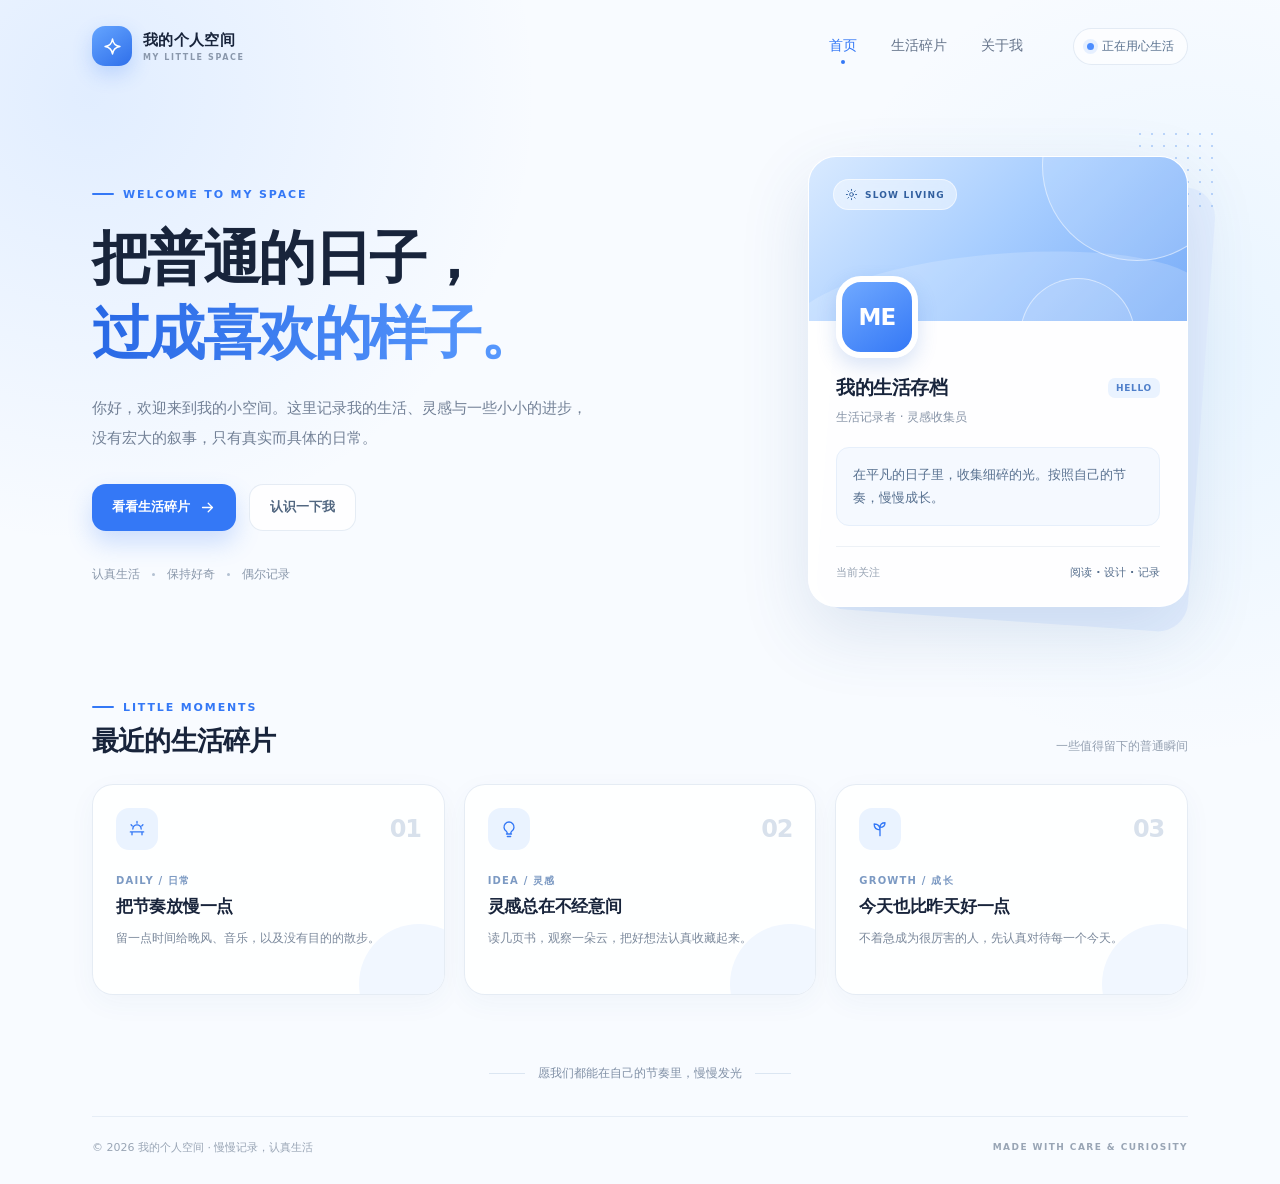
<file: backup/index.before-gallery-20261024.html>
<!DOCTYPE html>
<html lang="zh-CN">
<head>
  <meta charset="UTF-8">
  <meta name="viewport" content="width=device-width, initial-scale=1.0">
  <meta name="description" content="你好">
  <title>我的个人空间 | My Little Space</title>
  <style>
    :root {
      --blue: #3478f6;
      --blue-dark: #2058c7;
      --blue-soft: #eaf3ff;
      --ink: #18243b;
      --muted: #728096;
      --line: rgba(102, 137, 184, 0.16);
      --white: #ffffff;
    }

    * {
      box-sizing: border-box;
      margin: 0;
      padding: 0;
    }

    html {
      scroll-behavior: smooth;
    }

    body {
      min-width: 320px;
      min-height: 100vh;
      overflow-x: hidden;
      color: var(--ink);
      font-family: Inter, "PingFang SC", "Microsoft YaHei", system-ui, -apple-system, sans-serif;
      background:
        radial-gradient(circle at 7% 8%, rgba(105, 166, 255, 0.16), transparent 28rem),
        radial-gradient(circle at 93% 30%, rgba(124, 199, 255, 0.13), transparent 25rem),
        #f8fbff;
      -webkit-font-smoothing: antialiased;
    }

    body::before {
      content: "";
      position: fixed;
      inset: 0;
      pointer-events: none;
      background-image: radial-gradient(rgba(77, 128, 190, 0.32) 0.7px, transparent 0.7px);
      background-size: 24px 24px;
      opacity: 0.16;
      mask-image: linear-gradient(to bottom, black, transparent 80%);
    }

    a {
      color: inherit;
      text-decoration: none;
    }

    button,
    a {
      -webkit-tap-highlight-color: transparent;
    }

    a:focus-visible {
      outline: 3px solid rgba(52, 120, 246, 0.28);
      outline-offset: 5px;
      border-radius: 8px;
    }

    .page {
      position: relative;
      z-index: 1;
      width: min(1160px, 100%);
      margin: 0 auto;
      padding: 0 32px;
    }

    .site-header {
      height: 92px;
      display: flex;
      align-items: center;
      justify-content: space-between;
      gap: 28px;
    }

    .brand {
      display: inline-flex;
      align-items: center;
      gap: 11px;
      flex-shrink: 0;
    }

    .brand-mark {
      width: 40px;
      height: 40px;
      display: grid;
      place-items: center;
      color: white;
      border-radius: 13px;
      background: linear-gradient(145deg, #65a5ff, #2f6fea);
      box-shadow: 0 8px 20px rgba(52, 120, 246, 0.23);
    }

    .brand-mark svg {
      width: 21px;
      height: 21px;
    }

    .brand-name {
      display: block;
      font-size: 15px;
      font-weight: 750;
      letter-spacing: 0.02em;
    }

    .brand-subtitle {
      display: block;
      margin-top: 3px;
      color: #8a98ac;
      font-size: 8px;
      font-weight: 700;
      letter-spacing: 0.2em;
    }

    .nav {
      display: flex;
      align-items: center;
      gap: 34px;
      margin-left: auto;
      margin-right: 22px;
    }

    .nav a {
      position: relative;
      padding: 10px 0;
      color: #65748b;
      font-size: 14px;
      font-weight: 500;
      transition: color 0.2s ease;
    }

    .nav a:hover,
    .nav a.active {
      color: var(--blue);
    }

    .nav a.active::after {
      content: "";
      position: absolute;
      left: 50%;
      bottom: 1px;
      width: 4px;
      height: 4px;
      border-radius: 50%;
      background: var(--blue);
      transform: translateX(-50%);
    }

    .status-pill {
      display: inline-flex;
      align-items: center;
      gap: 8px;
      padding: 9px 13px;
      color: #58708e;
      font-size: 12px;
      white-space: nowrap;
      border: 1px solid var(--line);
      border-radius: 999px;
      background: rgba(255, 255, 255, 0.64);
    }

    .status-dot {
      width: 7px;
      height: 7px;
      border-radius: 50%;
      background: #4d8dff;
      box-shadow: 0 0 0 4px rgba(77, 141, 255, 0.12);
    }

    .hero {
      display: grid;
      grid-template-columns: minmax(0, 1fr) 380px;
      align-items: center;
      gap: 82px;
      padding: 64px 0 82px;
    }

    .eyebrow {
      display: inline-flex;
      align-items: center;
      gap: 9px;
      color: var(--blue);
      font-size: 11px;
      font-weight: 750;
      letter-spacing: 0.17em;
    }

    .eyebrow::before {
      content: "";
      width: 22px;
      height: 1.5px;
      border-radius: 2px;
      background: var(--blue);
    }

    .hero h1 {
      margin-top: 21px;
      font-size: clamp(40px, 4.5vw, 58px);
      font-weight: 760;
      line-height: 1.3;
      letter-spacing: -0.045em;
    }

    .hero h1 span {
      color: var(--blue);
      background: linear-gradient(100deg, #2868e5, #5b9cff);
      -webkit-background-clip: text;
      background-clip: text;
      -webkit-text-fill-color: transparent;
    }

    .hero-description {
      max-width: 500px;
      margin-top: 23px;
      color: var(--muted);
      font-size: 15px;
      line-height: 1.95;
    }

    .hero-actions {
      display: flex;
      align-items: center;
      flex-wrap: wrap;
      gap: 13px;
      margin-top: 31px;
    }

    .button {
      display: inline-flex;
      align-items: center;
      justify-content: center;
      gap: 9px;
      min-height: 47px;
      padding: 0 20px;
      font-size: 13px;
      font-weight: 650;
      border-radius: 14px;
      transition: transform 0.2s ease, box-shadow 0.2s ease, background 0.2s ease;
    }

    .button svg {
      width: 17px;
      height: 17px;
    }

    .button:hover {
      transform: translateY(-2px);
    }

    .button-primary {
      color: white;
      background: var(--blue);
      box-shadow: 0 12px 25px rgba(52, 120, 246, 0.22);
    }

    .button-primary:hover {
      background: #286ce9;
      box-shadow: 0 15px 30px rgba(52, 120, 246, 0.28);
    }

    .button-secondary {
      color: #526781;
      border: 1px solid var(--line);
      background: rgba(255, 255, 255, 0.8);
    }

    .button-secondary:hover {
      background: white;
      box-shadow: 0 10px 25px rgba(63, 99, 147, 0.08);
    }

    .hero-keywords {
      display: flex;
      align-items: center;
      flex-wrap: wrap;
      gap: 12px;
      margin-top: 35px;
      color: #8a98ab;
      font-size: 12px;
    }

    .hero-keywords i {
      width: 3px;
      height: 3px;
      border-radius: 50%;
      background: #b3c1d2;
    }

    .profile-wrap {
      position: relative;
      isolation: isolate;
      scroll-margin-top: 30px;
    }

    .profile-wrap::before {
      content: "";
      position: absolute;
      z-index: -1;
      inset: 20px -14px -14px 22px;
      border-radius: 30px;
      background: #e4efff;
      transform: rotate(4deg);
    }

    .profile-wrap::after {
      content: "";
      position: absolute;
      z-index: -1;
      right: -32px;
      top: -28px;
      width: 86px;
      height: 86px;
      background-image: radial-gradient(#8db8f5 1.4px, transparent 1.4px);
      background-size: 12px 12px;
      opacity: 0.55;
    }

    .profile-card {
      position: relative;
      overflow: visible;
      border: 1px solid rgba(255, 255, 255, 0.9);
      border-radius: 28px;
      background: rgba(255, 255, 255, 0.94);
      box-shadow: 0 26px 70px rgba(50, 92, 147, 0.14);
    }

    .profile-cover {
      position: relative;
      height: 164px;
      overflow: hidden;
      border-radius: 27px 27px 0 0;
      background: linear-gradient(135deg, #d9eaff 0%, #a8ceff 48%, #78acf8 100%);
    }

    .cover-orb {
      position: absolute;
      border: 1px solid rgba(255, 255, 255, 0.5);
      border-radius: 50%;
    }

    .orb-one {
      width: 190px;
      height: 190px;
      right: -45px;
      top: -86px;
      background: rgba(255, 255, 255, 0.12);
    }

    .orb-two {
      width: 115px;
      height: 115px;
      right: 52px;
      bottom: -72px;
      background: rgba(255, 255, 255, 0.1);
    }

    .cover-wave {
      position: absolute;
      left: -5%;
      bottom: -48px;
      width: 110%;
      height: 115px;
      border-radius: 50% 50% 0 0;
      background: rgba(255, 255, 255, 0.18);
      transform: rotate(-5deg);
    }

    .cover-label {
      position: absolute;
      top: 22px;
      left: 24px;
      display: inline-flex;
      align-items: center;
      gap: 7px;
      padding: 8px 11px;
      color: #315f9f;
      font-size: 9px;
      font-weight: 750;
      letter-spacing: 0.13em;
      border: 1px solid rgba(255, 255, 255, 0.55);
      border-radius: 999px;
      background: rgba(255, 255, 255, 0.48);
      backdrop-filter: blur(8px);
    }

    .cover-label svg {
      width: 13px;
      height: 13px;
    }

    .avatar {
      position: absolute;
      z-index: 2;
      left: 27px;
      top: 119px;
      width: 82px;
      height: 82px;
      display: grid;
      place-items: center;
      color: white;
      font-size: 23px;
      font-weight: 800;
      letter-spacing: -0.04em;
      border: 6px solid white;
      border-radius: 25px;
      background: linear-gradient(145deg, #70a9ff, #3478f6);
      box-shadow: 0 8px 20px rgba(44, 105, 205, 0.18);
    }

    .profile-content {
      padding: 54px 27px 26px;
    }

    .profile-heading {
      display: flex;
      align-items: center;
      justify-content: space-between;
      gap: 12px;
    }

    .profile-heading h2 {
      font-size: 19px;
      font-weight: 750;
      letter-spacing: -0.02em;
    }

    .profile-heading span {
      padding: 5px 8px;
      color: #4f7fca;
      font-size: 9px;
      font-weight: 700;
      letter-spacing: 0.08em;
      border-radius: 7px;
      background: var(--blue-soft);
    }

    .profile-role {
      margin-top: 8px;
      color: #8794a7;
      font-size: 12px;
    }

    .profile-quote {
      margin-top: 21px;
      padding: 15px 16px;
      color: #57708f;
      font-size: 13px;
      line-height: 1.8;
      border: 1px solid #e6effb;
      border-radius: 13px;
      background: #f5f9ff;
    }

    .profile-meta {
      display: flex;
      align-items: center;
      justify-content: space-between;
      gap: 14px;
      margin-top: 20px;
      padding-top: 18px;
      font-size: 11px;
      border-top: 1px solid #edf1f6;
    }

    .profile-meta span {
      color: #97a3b3;
    }

    .profile-meta strong {
      color: #58708e;
      font-weight: 550;
    }

    .moments {
      padding: 4px 0 70px;
      scroll-margin-top: 30px;
    }

    .section-heading {
      display: flex;
      align-items: flex-end;
      justify-content: space-between;
      gap: 24px;
      margin-bottom: 25px;
    }

    .section-heading h2 {
      margin-top: 9px;
      font-size: 27px;
      font-weight: 740;
      letter-spacing: -0.03em;
    }

    .section-note {
      padding-bottom: 4px;
      color: #94a0b1;
      font-size: 12px;
    }

    .moment-grid {
      display: grid;
      grid-template-columns: repeat(3, minmax(0, 1fr));
      gap: 19px;
    }

    .moment-card {
      position: relative;
      min-height: 211px;
      padding: 23px;
      overflow: hidden;
      border: 1px solid var(--line);
      border-radius: 21px;
      background: rgba(255, 255, 255, 0.82);
      box-shadow: 0 8px 28px rgba(53, 91, 139, 0.045);
      transition: transform 0.25s ease, box-shadow 0.25s ease, border-color 0.25s ease;
    }

    .moment-card:hover {
      transform: translateY(-5px);
      border-color: rgba(52, 120, 246, 0.25);
      box-shadow: 0 18px 38px rgba(53, 101, 161, 0.1);
    }

    .moment-card::after {
      content: "";
      position: absolute;
      right: -35px;
      bottom: -50px;
      width: 120px;
      height: 120px;
      border-radius: 50%;
      background: #f1f7ff;
      transition: transform 0.3s ease;
    }

    .moment-card:hover::after {
      transform: scale(1.2);
    }

    .moment-top {
      position: relative;
      z-index: 1;
      display: flex;
      align-items: center;
      justify-content: space-between;
    }

    .moment-icon {
      width: 42px;
      height: 42px;
      display: grid;
      place-items: center;
      color: var(--blue);
      border-radius: 13px;
      background: var(--blue-soft);
    }

    .moment-icon svg {
      width: 20px;
      height: 20px;
    }

    .moment-number {
      color: #d8e1ec;
      font-size: 24px;
      font-weight: 750;
      letter-spacing: -0.05em;
    }

    .moment-body {
      position: relative;
      z-index: 1;
      margin-top: 19px;
    }

    .moment-tag {
      color: #7c9ac3;
      font-size: 10px;
      font-weight: 700;
      letter-spacing: 0.12em;
    }

    .moment-body h3 {
      margin-top: 7px;
      font-size: 17px;
      font-weight: 700;
      letter-spacing: -0.015em;
    }

    .moment-body p {
      margin-top: 9px;
      color: #7a889b;
      font-size: 12px;
      line-height: 1.85;
    }

    .closing-note {
      display: flex;
      align-items: center;
      justify-content: center;
      gap: 13px;
      margin-bottom: 34px;
      color: #8090a6;
      font-size: 12px;
      text-align: center;
    }

    .closing-note::before,
    .closing-note::after {
      content: "";
      width: 36px;
      height: 1px;
      background: #dbe6f2;
    }

    .site-footer {
      display: flex;
      align-items: center;
      justify-content: space-between;
      gap: 20px;
      padding: 23px 0 29px;
      color: #99a5b5;
      font-size: 11px;
      border-top: 1px solid rgba(105, 137, 176, 0.12);
    }

    .footer-en {
      font-size: 9px;
      font-weight: 650;
      letter-spacing: 0.16em;
    }

    @media (max-width: 980px) {
      .hero {
        grid-template-columns: minmax(0, 1fr) 340px;
        gap: 42px;
      }

      .status-pill {
        display: none;
      }

      .nav {
        margin-right: 0;
      }
    }

    @media (max-width: 760px) {
      .page {
        padding: 0 21px;
      }

      .site-header {
        height: 80px;
      }

      .nav {
        gap: 20px;
      }

      .nav a {
        font-size: 12px;
      }

      .nav a:first-child {
        display: none;
      }

      .hero {
        grid-template-columns: 1fr;
        gap: 65px;
        padding: 46px 0 70px;
      }

      .hero h1 {
        font-size: clamp(36px, 10.5vw, 48px);
      }

      .hero-description {
        font-size: 14px;
      }

      .profile-wrap {
        width: min(100%, 430px);
        margin: 0 auto;
      }

      .moment-grid {
        grid-template-columns: 1fr;
      }

      .moment-card {
        min-height: auto;
      }

      .section-note {
        display: none;
      }

      .site-footer {
        align-items: flex-start;
        flex-direction: column;
        gap: 8px;
      }
    }

    @media (max-width: 420px) {
      .brand-subtitle {
        display: none;
      }

      .brand-mark {
        width: 36px;
        height: 36px;
      }

      .nav {
        gap: 15px;
      }

      .hero-actions {
        align-items: stretch;
        flex-direction: column;
      }

      .button {
        width: 100%;
      }

      .hero-keywords {
        gap: 9px;
      }
    }

    @media (prefers-reduced-motion: reduce) {
      html {
        scroll-behavior: auto;
      }

      *,
      *::before,
      *::after {
        transition: none !important;
      }
    }
  </style>
</head>
<body>
  <div class="page">
    <header class="site-header">
      <a class="brand" href="#home" aria-label="返回首页">
        <span class="brand-mark" aria-hidden="true">
          <svg viewBox="0 0 24 24" fill="none" stroke="currentColor" stroke-width="1.7" stroke-linecap="round" stroke-linejoin="round">
            <path d="M12 3.5c.7 4.8 3.7 7.8 8.5 8.5-4.8.7-7.8 3.7-8.5 8.5-.7-4.8-3.7-7.8-8.5-8.5 4.8-.7 7.8-3.7 8.5-8.5Z"/>
          </svg>
        </span>
        <span>
          <span class="brand-name">我的个人空间</span>
          <span class="brand-subtitle">MY LITTLE SPACE</span>
        </span>
      </a>

      <nav class="nav" aria-label="页面导航">
        <a class="active" href="#home">首页</a>
        <a href="#moments">生活碎片</a>
        <a href="#about">关于我</a>
      </nav>

      <div class="status-pill">
        <span class="status-dot" aria-hidden="true"></span>
        正在用心生活
      </div>
    </header>

    <main>
      <section class="hero" id="home">
        <div class="hero-copy">
          <div class="eyebrow">WELCOME TO MY SPACE</div>
          <h1>把普通的日子，<br><span>过成喜欢的样子。</span></h1>
          <p class="hero-description">
            你好，欢迎来到我的小空间。这里记录我的生活、灵感与一些小小的进步，没有宏大的叙事，只有真实而具体的日常。
          </p>
          <div class="hero-actions">
            <a class="button button-primary" href="#moments">
              看看生活碎片
              <svg viewBox="0 0 24 24" fill="none" stroke="currentColor" stroke-width="1.8" stroke-linecap="round" stroke-linejoin="round" aria-hidden="true">
                <path d="M5 12h14M13 6l6 6-6 6"/>
              </svg>
            </a>
            <a class="button button-secondary" href="#about">认识一下我</a>
          </div>
          <div class="hero-keywords" aria-label="个人关键词">
            <span>认真生活</span><i aria-hidden="true"></i>
            <span>保持好奇</span><i aria-hidden="true"></i>
            <span>偶尔记录</span>
          </div>
        </div>

        <div class="profile-wrap" id="about">
          <article class="profile-card">
            <div class="profile-cover">
              <span class="cover-orb orb-one" aria-hidden="true"></span>
              <span class="cover-orb orb-two" aria-hidden="true"></span>
              <span class="cover-wave" aria-hidden="true"></span>
              <span class="cover-label">
                <svg viewBox="0 0 24 24" fill="none" stroke="currentColor" stroke-width="1.7" stroke-linecap="round" aria-hidden="true">
                  <circle cx="12" cy="12" r="3.5"/>
                  <path d="M12 2.5v2M12 19.5v2M2.5 12h2M19.5 12h2M5.3 5.3l1.4 1.4M17.3 17.3l1.4 1.4M18.7 5.3l-1.4 1.4M6.7 17.3l-1.4 1.4"/>
                </svg>
                SLOW LIVING
              </span>
            </div>
            <div class="avatar" aria-label="个人头像">ME</div>
            <div class="profile-content">
              <div class="profile-heading">
                <h2>我的生活存档</h2>
                <span>HELLO</span>
              </div>
              <p class="profile-role">生活记录者 · 灵感收集员</p>
              <p class="profile-quote">在平凡的日子里，收集细碎的光。按照自己的节奏，慢慢成长。</p>
              <div class="profile-meta">
                <span>当前关注</span>
                <strong>阅读 · 设计 · 记录</strong>
              </div>
            </div>
          </article>
        </div>
      </section>

      <section class="moments" id="moments">
        <div class="section-heading">
          <div>
            <div class="eyebrow">LITTLE MOMENTS</div>
            <h2>最近的生活碎片</h2>
          </div>
          <p class="section-note">一些值得留下的普通瞬间</p>
        </div>

        <div class="moment-grid">
          <article class="moment-card">
            <div class="moment-top">
              <span class="moment-icon" aria-hidden="true">
                <svg viewBox="0 0 24 24" fill="none" stroke="currentColor" stroke-width="1.6" stroke-linecap="round" stroke-linejoin="round">
                  <path d="M4 15.5h16M6 15.5V19M18 15.5V19M7 12a5 5 0 0 1 10 0M12 3v2M4.9 6.9l1.4 1.4M19.1 6.9l-1.4 1.4"/>
                </svg>
              </span>
              <span class="moment-number">01</span>
            </div>
            <div class="moment-body">
              <span class="moment-tag">DAILY / 日常</span>
              <h3>把节奏放慢一点</h3>
              <p>留一点时间给晚风、音乐，以及没有目的的散步。</p>
            </div>
          </article>

          <article class="moment-card">
            <div class="moment-top">
              <span class="moment-icon" aria-hidden="true">
                <svg viewBox="0 0 24 24" fill="none" stroke="currentColor" stroke-width="1.6" stroke-linecap="round" stroke-linejoin="round">
                  <path d="M9 18h6M10 21h4M8.5 14.5a6 6 0 1 1 7 0c-1 .8-1.5 1.8-1.5 3.5h-4c0-1.7-.5-2.7-1.5-3.5Z"/>
                </svg>
              </span>
              <span class="moment-number">02</span>
            </div>
            <div class="moment-body">
              <span class="moment-tag">IDEA / 灵感</span>
              <h3>灵感总在不经意间</h3>
              <p>读几页书，观察一朵云，把好想法认真收藏起来。</p>
            </div>
          </article>

          <article class="moment-card">
            <div class="moment-top">
              <span class="moment-icon" aria-hidden="true">
                <svg viewBox="0 0 24 24" fill="none" stroke="currentColor" stroke-width="1.6" stroke-linecap="round" stroke-linejoin="round">
                  <path d="M12 20V9M12 13c-4.5 0-7-2.4-7-7 4.5 0 7 2.4 7 7ZM12 10c0-3.5 2-5.5 6-5.5 0 3.5-2 5.5-6 5.5Z"/>
                </svg>
              </span>
              <span class="moment-number">03</span>
            </div>
            <div class="moment-body">
              <span class="moment-tag">GROWTH / 成长</span>
              <h3>今天也比昨天好一点</h3>
              <p>不着急成为很厉害的人，先认真对待每一个今天。</p>
            </div>
          </article>
        </div>
      </section>
    </main>

    <p class="closing-note">愿我们都能在自己的节奏里，慢慢发光</p>

    <footer class="site-footer">
      <span>© <span id="year">2026</span> 我的个人空间 · 慢慢记录，认真生活</span>
      <span class="footer-en">MADE WITH CARE & CURIOSITY</span>
    </footer>
  </div>

  <script>
    document.getElementById("year").textContent = new Date().getFullYear();
  </script>
</body>
</html>
</file>
